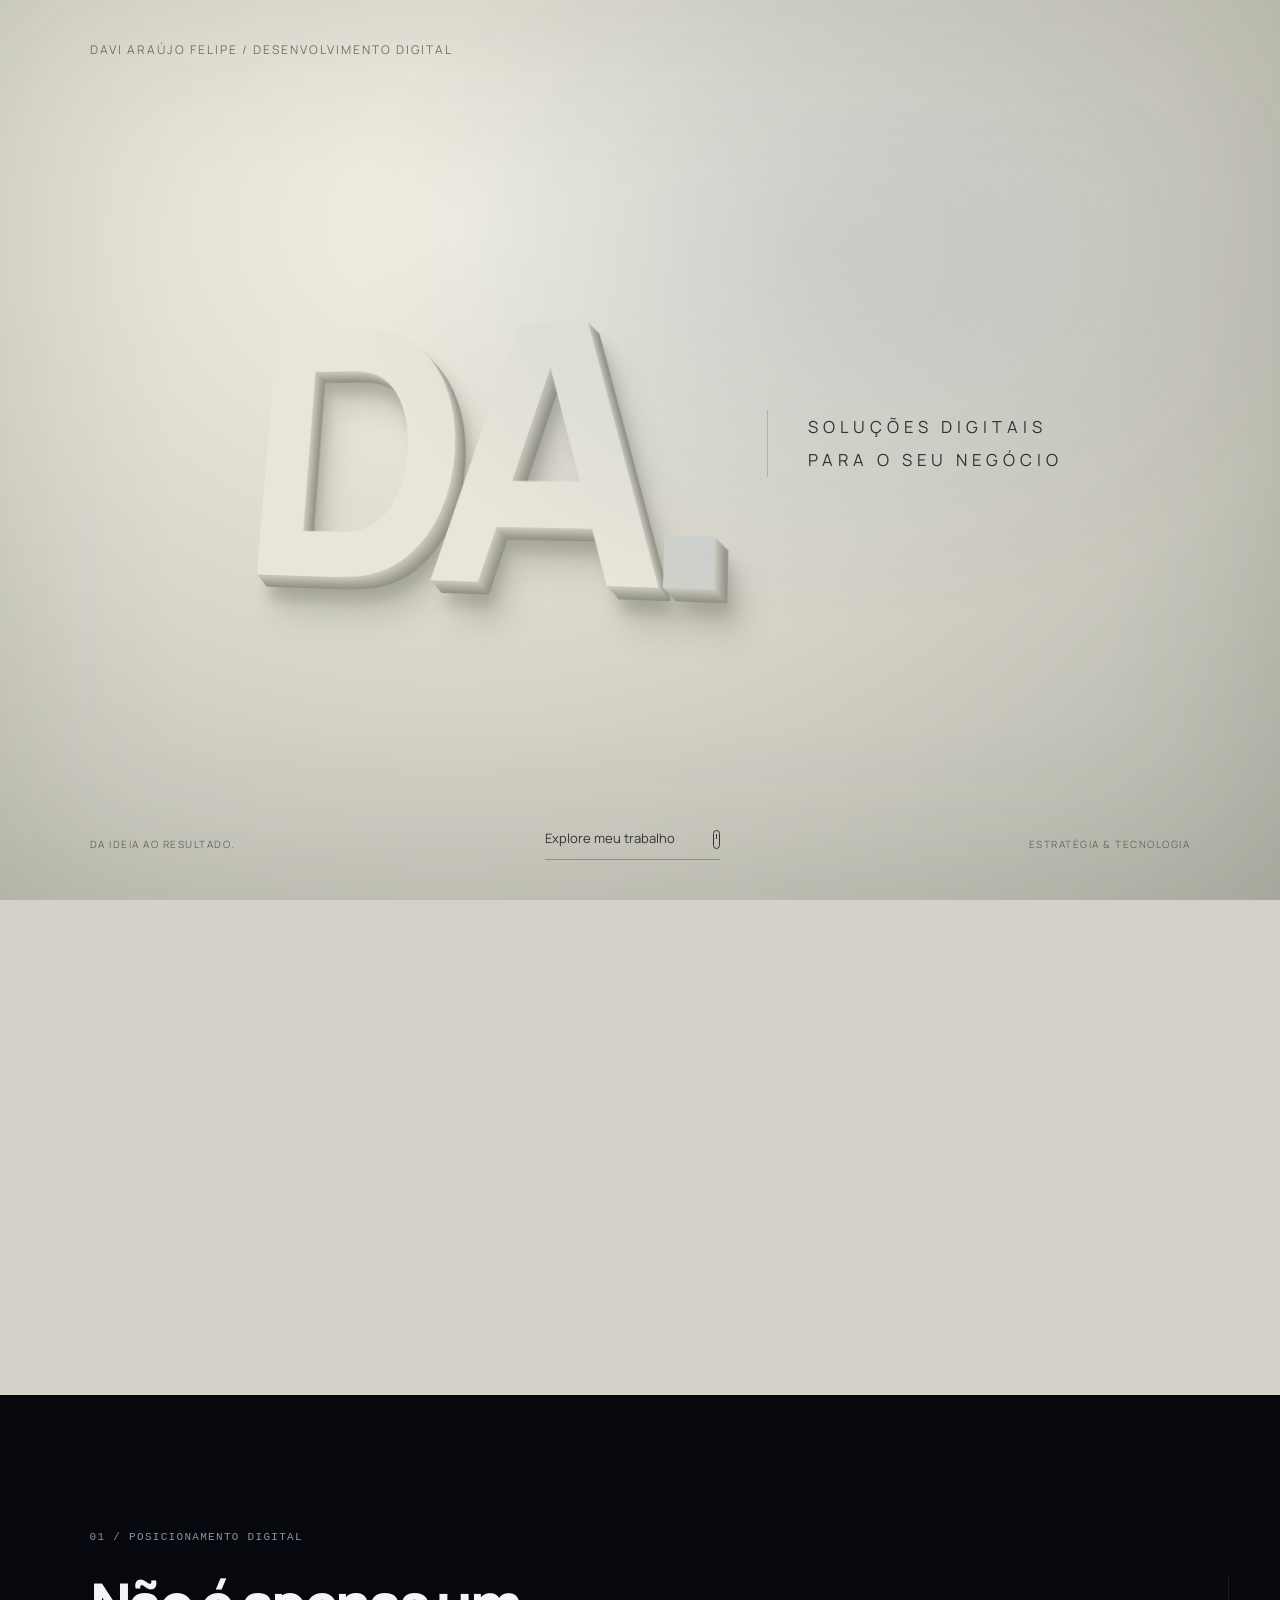
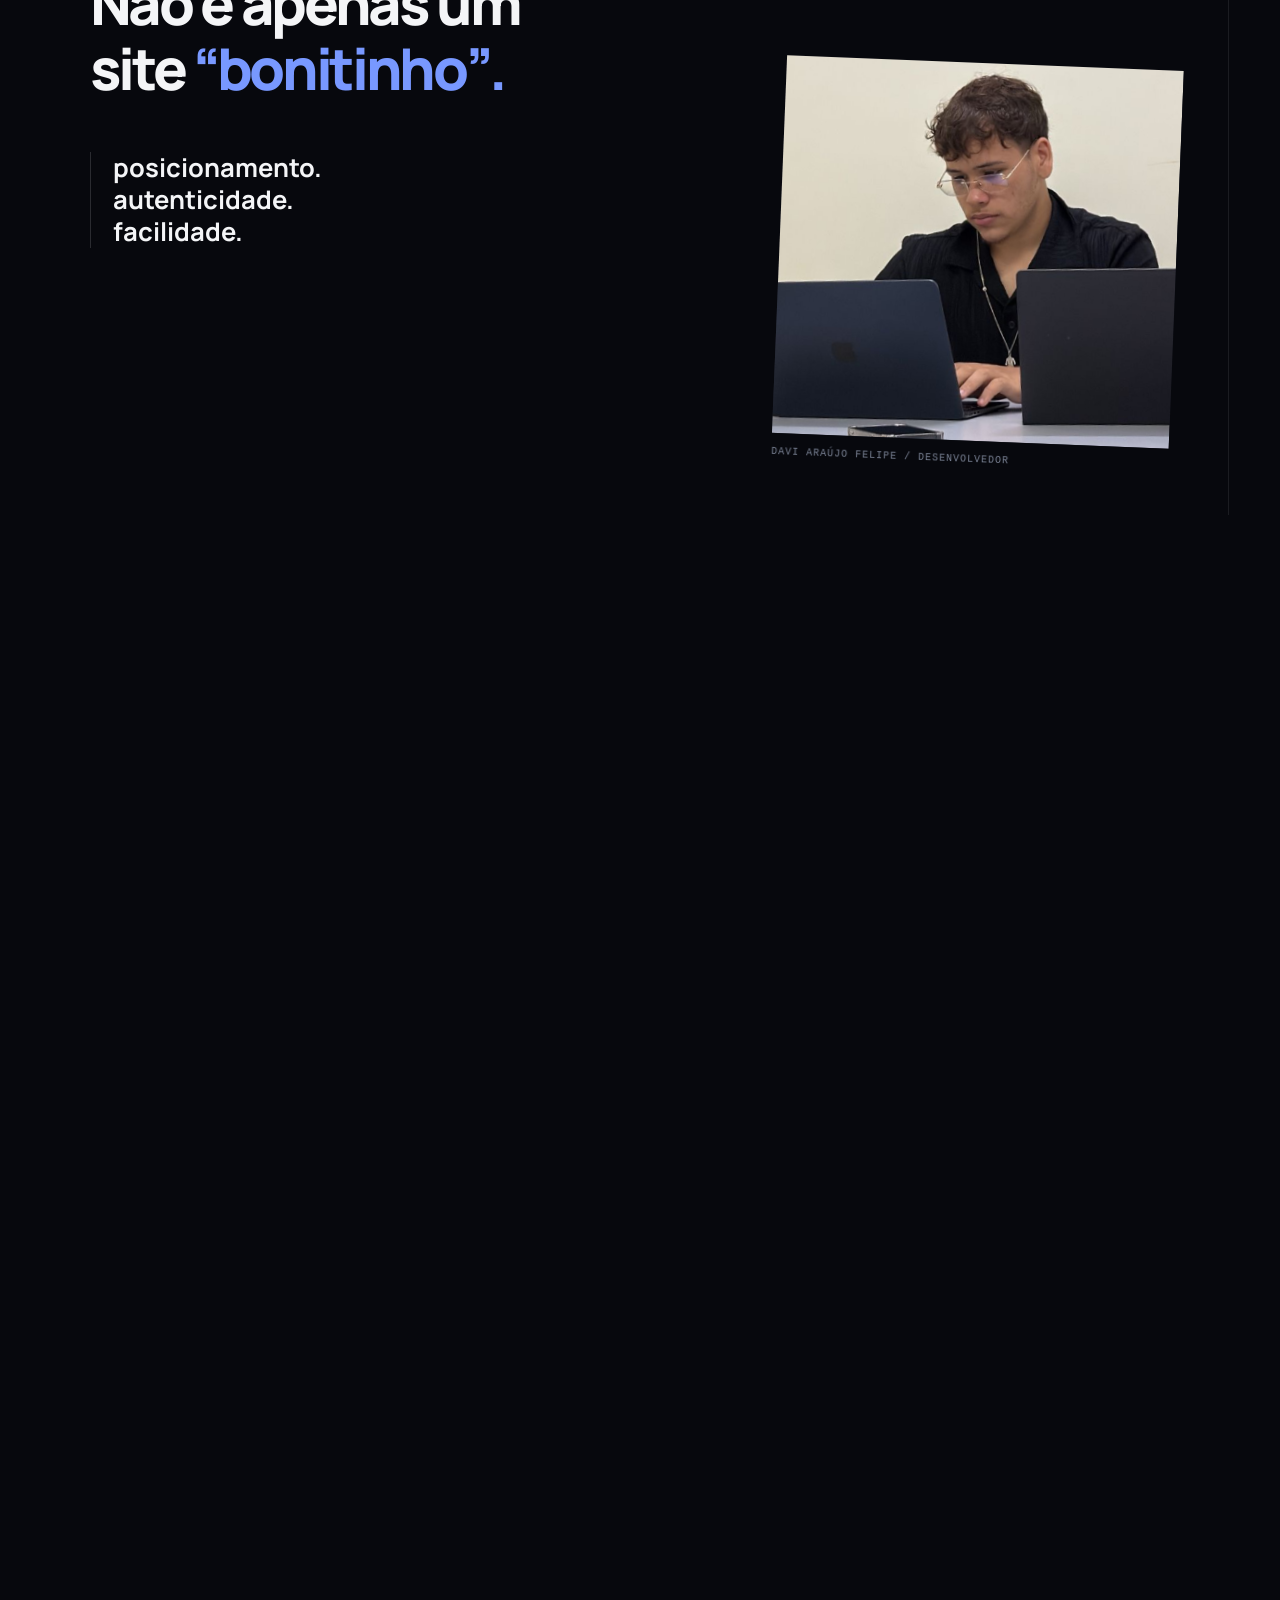
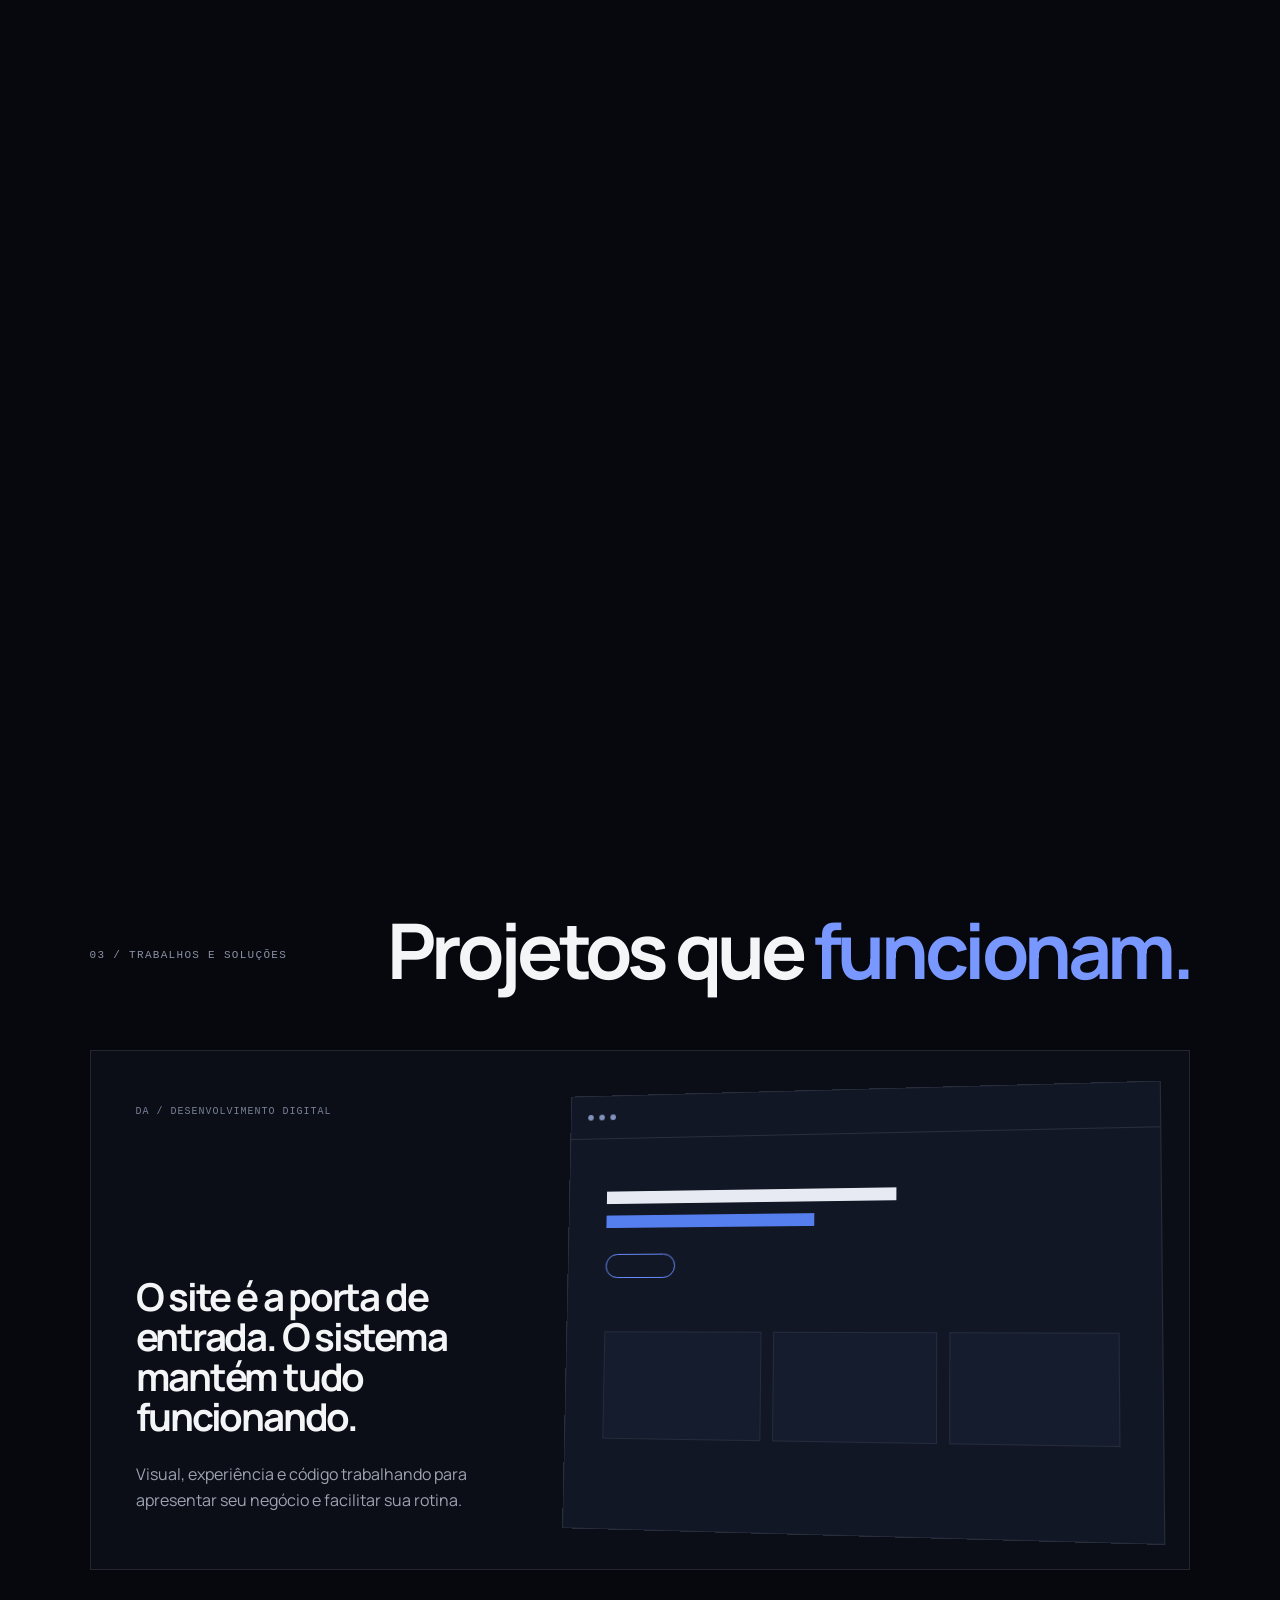
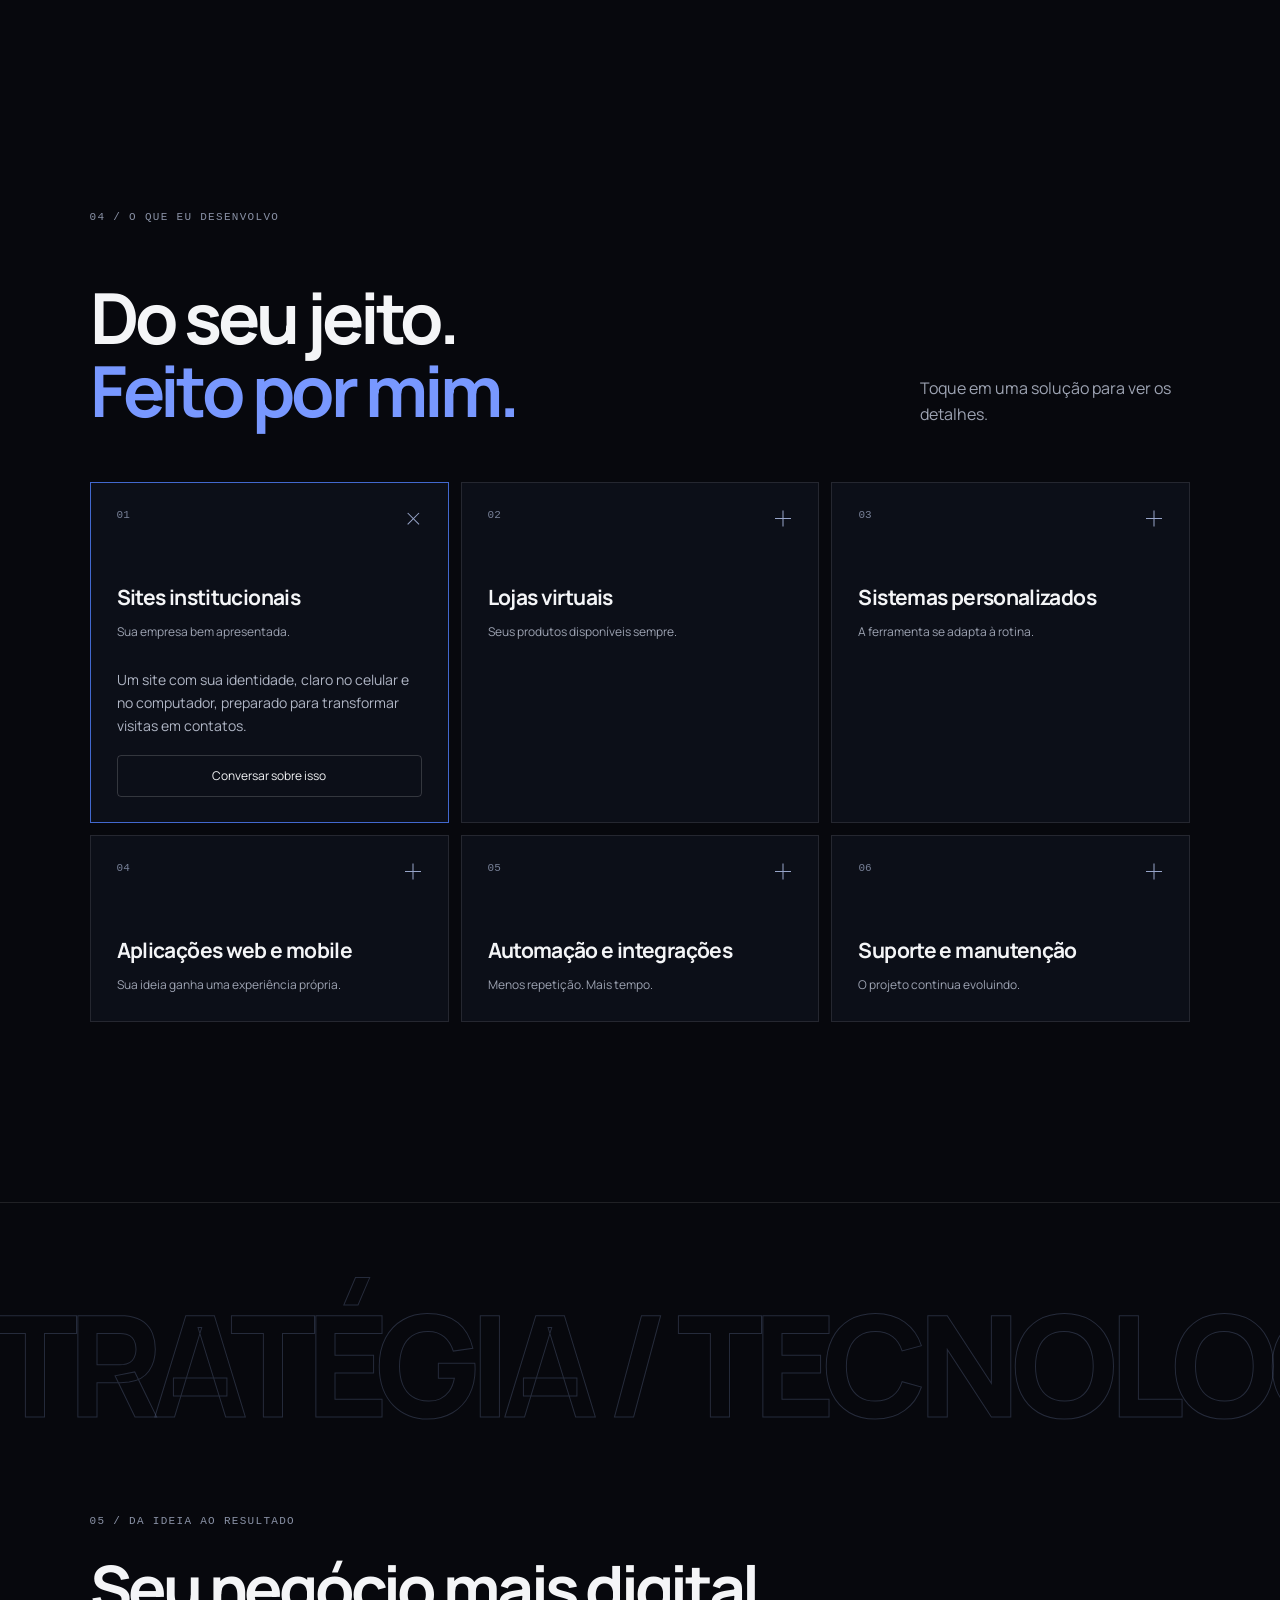
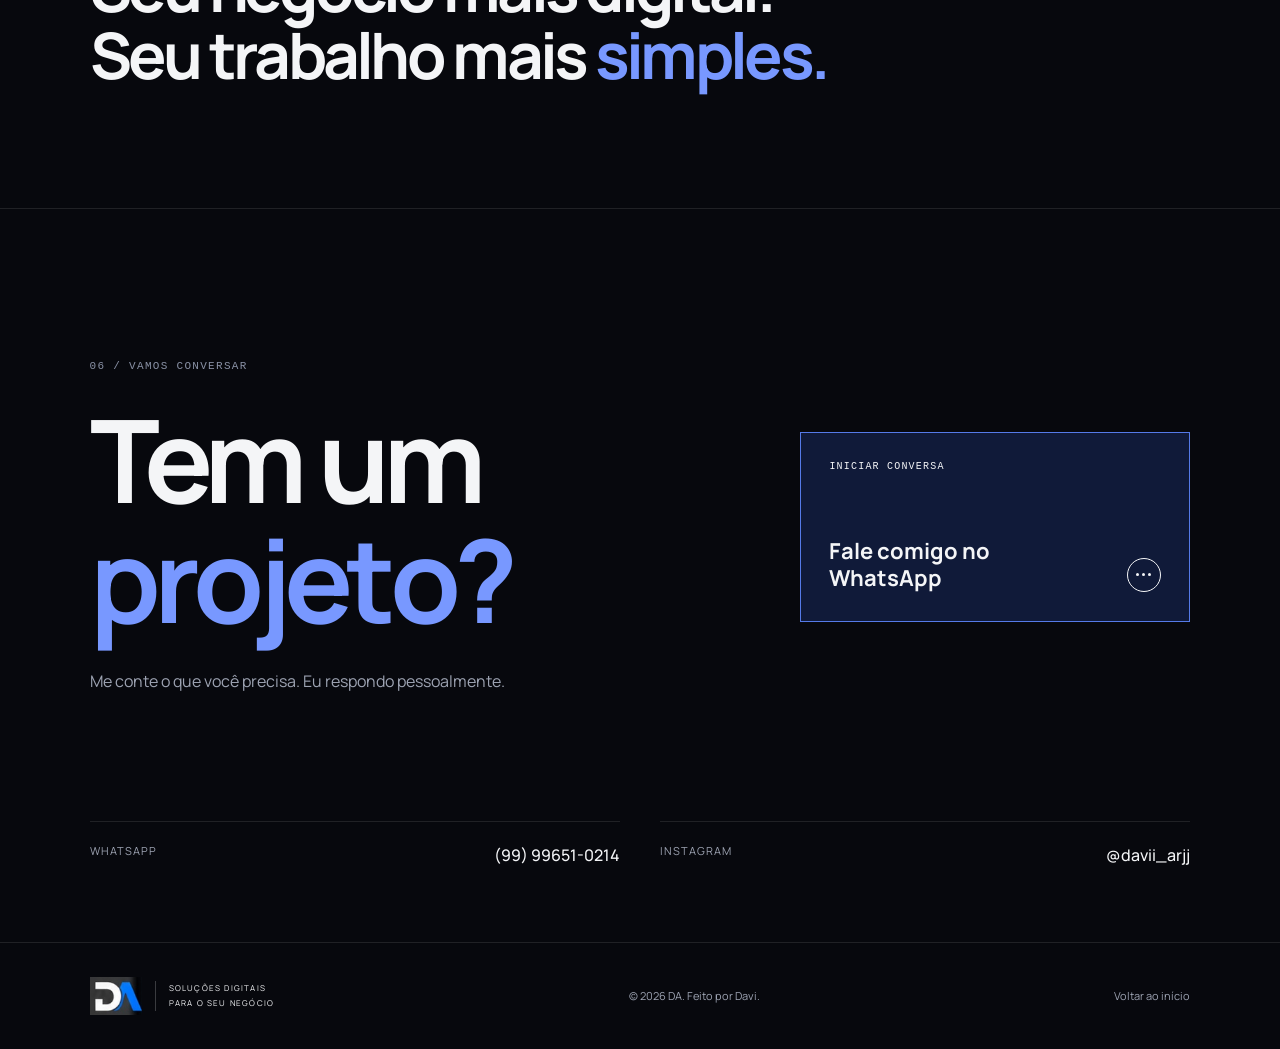
<file: index.html>
<!doctype html>
<html lang="pt-BR">
<head>
<meta charset="UTF-8">
<meta name="viewport" content="width=device-width,initial-scale=1">
<meta name="theme-color" content="#07080d">
<meta name="description" content="DA — Soluções digitais para seu negócio. Sites, sistemas e aplicações desenvolvidos por Davi Araújo Felipe.">
<title>DA | Soluções digitais para seu negócio</title>
<link rel="icon" type="image/svg+xml" href="data:image/svg+xml,%3Csvg xmlns='http://www.w3.org/2000/svg' viewBox='0 0 64 64'%3E%3Crect width='64' height='64' rx='12' fill='%2307080d'/%3E%3Ctext x='7' y='44' font-family='Arial' font-weight='900' font-size='35' fill='%232b7cff'%3EDA%3C/text%3E%3C/svg%3E">
<link rel="stylesheet" href="style.css">
</head>
<body>
<a class="skip" href="#apresentacao">Pular para o conteúdo</a>
<header class="site-header">
<a class="brand" href="#inicio" aria-label="DA — início"><span class="logo"><img src="da-original.jpeg" alt="DA" width="864" height="1536"></span><span class="brand-copy">SOLUÇÕES DIGITAIS<br>PARA O SEU NEGÓCIO</span></a>
<nav aria-label="Navegação principal"><a href="#sobre">Sobre</a><a href="#servicos">Soluções</a><a class="nav-cta magnetic" href="#contato"><span>Vamos conversar</span></a></nav>
<button class="motion-toggle" type="button" aria-pressed="false" aria-label="Reduzir animações"><span class="motion-icon" aria-hidden="true">Ⅱ</span><span class="motion-label">Pausar</span></button>
<div class="page-progress" aria-hidden="true"><span></span></div>
</header>
<main>
<section class="opening" id="inicio" aria-label="DA — Soluções digitais"><div class="opening-stage"><span class="opening-kicker">DAVI ARAÚJO FELIPE / DESENVOLVIMENTO DIGITAL</span><div class="opening-title"><span class="extruded">DA<span class="opening-dot">.</span></span><span class="opening-subtitle">SOLUÇÕES DIGITAIS<br>PARA O SEU NEGÓCIO</span></div><div class="opening-bottom"><span>DA IDEIA AO RESULTADO.</span><a href="#apresentacao">Explore meu trabalho <span class="scroll-cue" aria-hidden="true"></span></a><span>ESTRATÉGIA & TECNOLOGIA</span></div></div></section>
<div class="site-body">
<section class="story-shell" id="apresentacao" aria-label="Apresentação">
<div class="story-stage">
<div class="scene scene-one">
<span class="scene-index">01 / POSICIONAMENTO DIGITAL</span>
<h1>Não é apenas um<br>site <em data-split>“bonitinho”.</em></h1>
<div class="principles"><span>posicionamento.</span><span>autenticidade.</span><span>facilidade.</span></div>
</div>
<div class="scene scene-two" id="sobre">
<span class="scene-index">02 / SOBRE MIM</span>
<h2>Eu faço sites que ajudam sua empresa a <em data-split>vender mais</em> e sistemas que simplificam sua rotina.</h2>
<div class="about-text"><p>Sou Davi Araújo Felipe. Eu cuido do visual e da programação do seu projeto, entendendo como ele vai funcionar no dia a dia.</p><p>Você fala diretamente comigo em todas as etapas.</p></div>
<div class="stats"><span><strong>1</strong><small>profissional do início ao fim</small></span><span><strong>6</strong><small>tipos de solução digital</small></span><span><strong>100%</strong><small>feito sob medida</small></span></div>
</div>
<div class="floating-photo">
<div class="photo-frame"><img src="davi.jpeg" width="1600" height="900" alt="Davi trabalhando em dois notebooks"></div>
<span class="photo-label">DAVI ARAÚJO FELIPE / DESENVOLVEDOR</span>
</div>
<div class="scene-progress" aria-hidden="true"><i></i></div>
</div>
</section>

<section class="work section">
<div class="work-head"><span class="scene-index">03 / TRABALHOS E SOLUÇÕES</span><h2>Projetos que <em data-split>funcionam.</em></h2></div>
<div class="work-feature">
<div class="feature-copy"><span>DA / DESENVOLVIMENTO DIGITAL</span><h3>O site é a porta de entrada. O sistema mantém tudo funcionando.</h3><p>Visual, experiência e código trabalhando para apresentar seu negócio e facilitar sua rotina.</p></div>
<div class="interface-demo" aria-hidden="true"><div class="demo-top"><i></i><i></i><i></i></div><div class="demo-hero"><span></span><span></span><b></b></div><div class="demo-grid"><i></i><i></i><i></i></div></div>
</div>
</section>

<section class="solutions section" id="servicos">
<div class="section-heading"><span class="scene-index">04 / O QUE EU DESENVOLVO</span><h2>Do seu jeito.<br><em data-split>Feito por mim.</em></h2><p>Toque em uma solução para ver os detalhes.</p></div>
<div class="services">
<details class="service" name="solucoes-da" open><summary><span>01</span><strong>Sites institucionais</strong><small>Sua empresa bem apresentada.</small><i aria-hidden="true"></i></summary><div class="service-content"><p>Um site com sua identidade, claro no celular e no computador, preparado para transformar visitas em contatos.</p><a class="service-button magnetic" data-service="Sites institucionais" href="#" target="_blank" rel="noopener noreferrer"><span>Conversar sobre isso</span></a></div></details>
<details class="service" name="solucoes-da"><summary><span>02</span><strong>Lojas virtuais</strong><small>Seus produtos disponíveis sempre.</small><i aria-hidden="true"></i></summary><div class="service-content"><p>Catálogo, pedido e experiência de compra organizados de acordo com o que você vende.</p><a class="service-button magnetic" data-service="Lojas virtuais" href="#" target="_blank" rel="noopener noreferrer"><span>Conversar sobre isso</span></a></div></details>
<details class="service" name="solucoes-da"><summary><span>03</span><strong>Sistemas personalizados</strong><small>A ferramenta se adapta à rotina.</small><i aria-hidden="true"></i></summary><div class="service-content"><p>Sistemas para reunir informações, acompanhar tarefas e reduzir o trabalho manual.</p><a class="service-button magnetic" data-service="Sistemas personalizados" href="#" target="_blank" rel="noopener noreferrer"><span>Conversar sobre isso</span></a></div></details>
<details class="service" name="solucoes-da"><summary><span>04</span><strong>Aplicações web e mobile</strong><small>Sua ideia ganha uma experiência própria.</small><i aria-hidden="true"></i></summary><div class="service-content"><p>Aplicações planejadas para conectar pessoas e resolver necessidades específicas do seu projeto.</p><a class="service-button magnetic" data-service="Aplicações web e mobile" href="#" target="_blank" rel="noopener noreferrer"><span>Conversar sobre isso</span></a></div></details>
<details class="service" name="solucoes-da"><summary><span>05</span><strong>Automação e integrações</strong><small>Menos repetição. Mais tempo.</small><i aria-hidden="true"></i></summary><div class="service-content"><p>Ferramentas conectadas e etapas repetitivas automatizadas para simplificar seu atendimento.</p><a class="service-button magnetic" data-service="Automação e integrações" href="#" target="_blank" rel="noopener noreferrer"><span>Conversar sobre isso</span></a></div></details>
<details class="service" name="solucoes-da"><summary><span>06</span><strong>Suporte e manutenção</strong><small>O projeto continua evoluindo.</small><i aria-hidden="true"></i></summary><div class="service-content"><p>Ajustes, melhorias e acompanhamento depois da entrega.</p><a class="service-button magnetic" data-service="Suporte e manutenção" href="#" target="_blank" rel="noopener noreferrer"><span>Conversar sobre isso</span></a></div></details>
</div>
</section>

<section class="manifesto" aria-label="Resultado">
<div class="manifesto-track" aria-hidden="true"><span>ESTRATÉGIA / TECNOLOGIA / RESULTADO /</span><span>ESTRATÉGIA / TECNOLOGIA / RESULTADO /</span></div>
<div class="manifesto-copy"><span class="scene-index">05 / DA IDEIA AO RESULTADO</span><h2>Seu negócio mais digital.<br>Seu trabalho mais <em data-split>simples.</em></h2></div>
</section>

<section class="contact section" id="contato">
<div><span class="scene-index">06 / VAMOS CONVERSAR</span><h2>Tem um<br><em data-split>projeto?</em></h2><p>Me conte o que você precisa. Eu respondo pessoalmente.</p></div>
<a class="contact-button magnetic" data-whatsapp href="https://wa.me/5599996510214" target="_blank" rel="noopener noreferrer"><span class="button-small">INICIAR CONVERSA</span><strong>Fale comigo no WhatsApp</strong><i aria-hidden="true"><b></b></i></a>
<div class="social-links"><a data-whatsapp href="https://wa.me/5599996510214" target="_blank" rel="noopener noreferrer"><span>WHATSAPP</span><strong>(99) 99651-0214</strong></a><a href="https://www.instagram.com/davii_arjj/" target="_blank" rel="noopener noreferrer"><span>INSTAGRAM</span><strong>@davii_arjj</strong></a></div>
</section>
</div>
</main>
<footer><a class="brand" href="#inicio"><span class="logo"><img src="da-original.jpeg" alt="" width="864" height="1536"></span><span class="brand-copy">SOLUÇÕES DIGITAIS<br>PARA O SEU NEGÓCIO</span></a><span>© <span id="year"></span> DA. Feito por Davi.</span><a href="#inicio">Voltar ao início</a></footer>
<script src="script.js"></script>
</body>
</html>
</file>
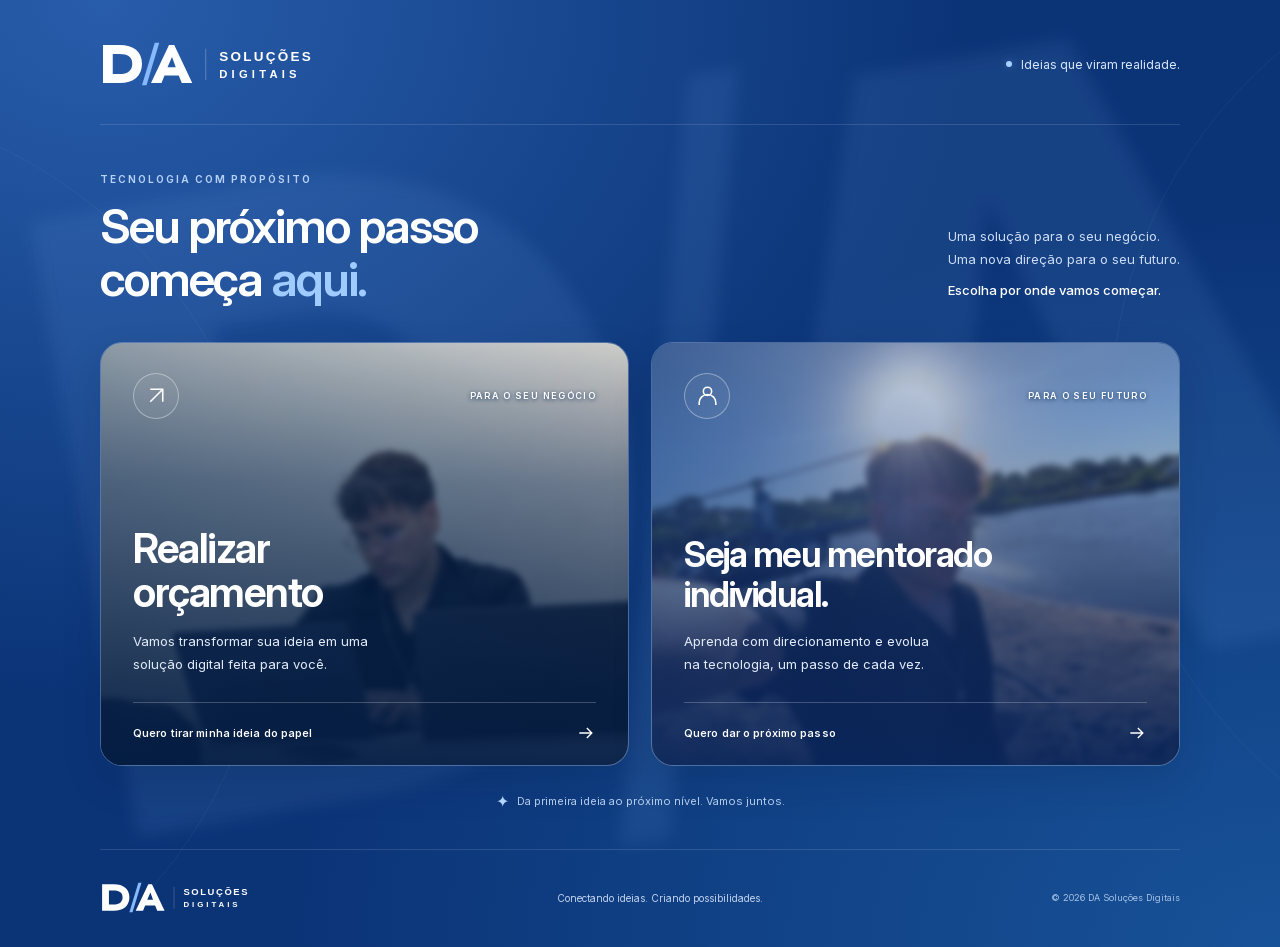
<file: atendimento/index.html>
<!doctype html>
<html lang="pt-BR">
<head>
  <meta charset="utf-8"><meta name="viewport" content="width=device-width,initial-scale=1">
  <meta name="theme-color" content="#0c347a">
  <title>DA Soluções Digitais | Seu próximo passo começa aqui</title>
  <meta name="description" content="Transforme sua ideia em uma solução digital ou dê o próximo passo com uma mentoria individual. Fale com a DA Soluções Digitais.">
  <meta property="og:title" content="DA Soluções Digitais"><meta property="og:description" content="Seu próximo passo começa aqui. Solicite um orçamento ou conheça a mentoria individual."><meta property="og:type" content="website">
  <link rel="icon" type="image/svg+xml" href="./assets/favicon.svg">
  <link rel="stylesheet" href="./assets/style.css">
<link rel="canonical" href="https://davizeiras.github.io/-da-solucoes-digitais/atendimento/"><meta property="og:url" content="https://davizeiras.github.io/-da-solucoes-digitais/atendimento/">
</head>
<body class="home">
  <a class="skip-link" href="#opcoes">Ir para as opções</a>
  <div class="background-scene" aria-hidden="true"><div class="brand-background">D<span>/</span>A</div><div class="ambient ambient-one"></div><div class="ambient ambient-two"></div></div>
  <div class="site-shell">
    <header class="site-header">
      <a href="./" class="brand" aria-label="DA Soluções Digitais — início"><img src="./assets/logo.svg" width="256" height="60" alt="D/A Soluções Digitais"></a>
      <span class="header-note"><span class="status-dot"></span>Ideias que viram realidade.</span>
    </header>
    <main id="opcoes">
      <section class="intro" aria-labelledby="page-title">
        <div><p class="eyebrow">TECNOLOGIA COM PROPÓSITO</p><h1 id="page-title">Seu próximo passo<br> começa <span>aqui.</span></h1></div>
        <p class="intro-description">Uma solução para o seu negócio.<br>Uma nova direção para o seu futuro.<br><strong>Escolha por onde vamos começar.</strong></p>
      </section>
      <div class="service-grid">
        <a class="service-card quote-card" href="./orcamento/" target="_blank" rel="noopener" aria-label="Realizar orçamento — abre em uma nova aba">
          <img class="card-photo" src="./assets/computador.jpg" alt="" width="1280" height="720" fetchpriority="high">
          <div class="card-shade" aria-hidden="true"></div>
          <div class="card-top"><span class="card-icon"><svg viewBox="0 0 24 24" fill="none" stroke="currentColor" stroke-width="1.5"><path d="M6 18 18 6M6 6h12v12"/></svg></span><span class="card-category">PARA O SEU NEGÓCIO</span></div>
          <div class="card-content"><h2>Realizar<br>orçamento</h2><p>Vamos transformar sua ideia em uma<br class="desktop-break"> solução digital feita para você.</p></div>
          <div class="card-action"><span>Quero tirar minha ideia do papel</span><svg viewBox="0 0 24 24" fill="none" stroke="currentColor" stroke-width="1.6"><path d="M4 12h15m-6-6 6 6-6 6"/></svg></div>
        </a>
        <a class="service-card mentor-card" href="./mentoria/" target="_blank" rel="noopener" aria-label="Seja meu mentorado individual — abre em uma nova aba">
          <svg class="card-photo standing-photo" viewBox="114 0 1052 591" preserveAspectRatio="xMidYMid slice" aria-hidden="true"><image href="./assets/em-pe.jpg" width="591" height="1280" transform="translate(1280 0) rotate(90)"/></svg>
          <div class="card-shade" aria-hidden="true"></div>
          <div class="card-top"><span class="card-icon"><svg viewBox="0 0 24 24" fill="none" stroke="currentColor" stroke-width="1.5"><circle cx="12" cy="8" r="4"/><path d="M4 21v-2a8 8 0 0 1 16 0v2"/></svg></span><span class="card-category">PARA O SEU FUTURO</span></div>
          <div class="card-content"><h2>Seja meu mentorado<br>individual.</h2><p>Aprenda com direcionamento e evolua<br class="desktop-break"> na tecnologia, um passo de cada vez.</p></div>
          <div class="card-action"><span>Quero dar o próximo passo</span><svg viewBox="0 0 24 24" fill="none" stroke="currentColor" stroke-width="1.6"><path d="M4 12h15m-6-6 6 6-6 6"/></svg></div>
        </a>
      </div>
      <div class="under-cards"><span class="small-star" aria-hidden="true">✦</span>Da primeira ideia ao próximo nível. Vamos juntos.</div>
    </main>
    <footer class="site-footer"><a class="brand footer-brand" href="./" aria-label="DA Soluções Digitais — início"><img src="./assets/logo.svg" width="205" height="48" alt="D/A Soluções Digitais"></a><p>Conectando ideias. Criando possibilidades.</p><small>© 2026 DA Soluções Digitais</small></footer>
  </div>
</body>
</html>
</file>
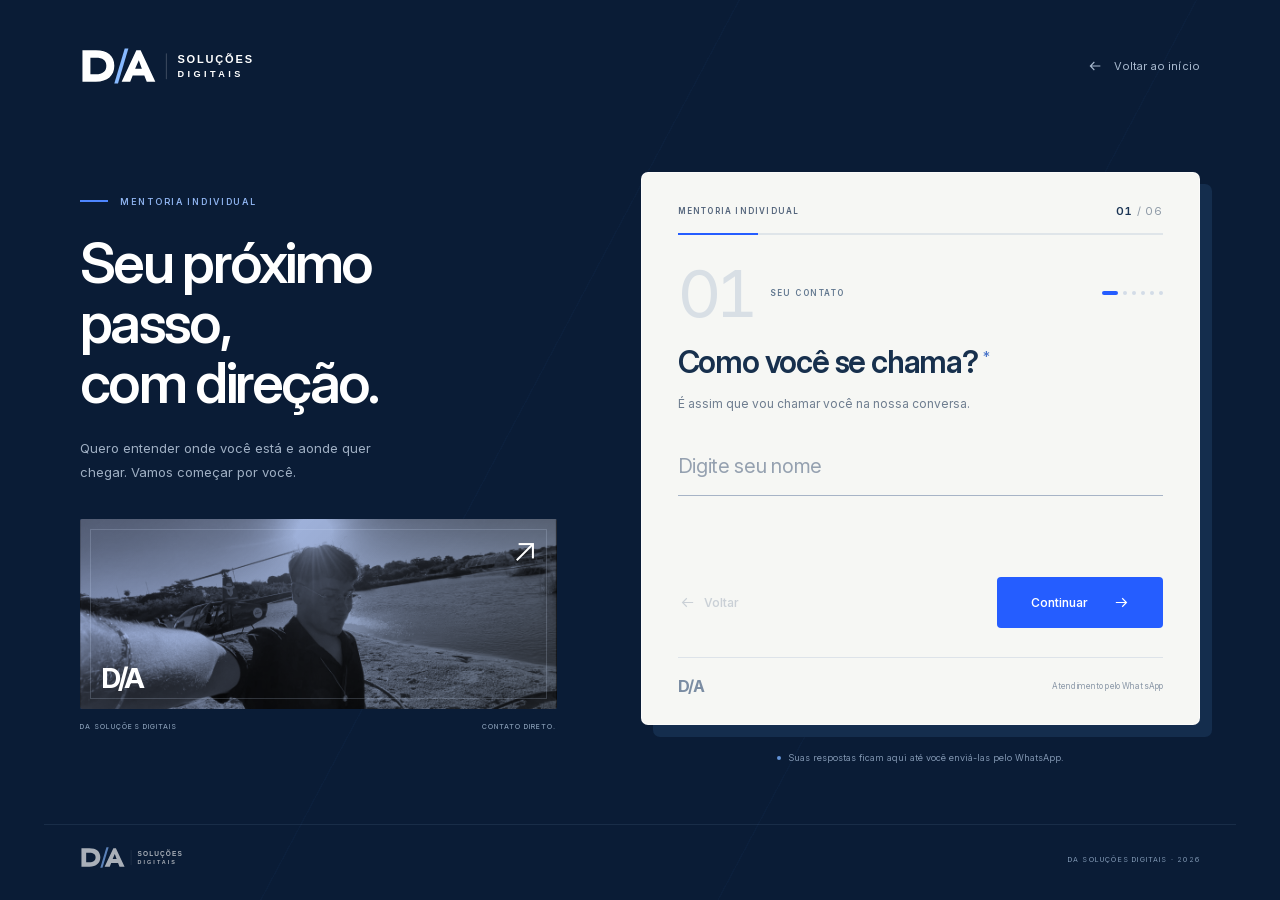
<file: atendimento/mentoria/index.html>
<!doctype html>
<html lang="pt-BR">
<head>
  <meta charset="utf-8"><meta name="viewport" content="width=device-width,initial-scale=1"><meta name="theme-color" content="#0a1c36">
  <title>Mentoria individual | DA Soluções Digitais</title>
  <meta name="description" content="Quero entender onde você está e aonde quer chegar. Vamos começar por você.">
  <link rel="icon" type="image/svg+xml" href="../assets/favicon.svg"><link rel="stylesheet" href="../assets/style.css"><link rel="stylesheet" href="../assets/forms.css?v=2">
  <script type="module" src="../assets/form.mjs?v=2"></script>
  <link rel="canonical" href="https://davizeiras.github.io/-da-solucoes-digitais/atendimento/mentoria/"><meta property="og:url" content="https://davizeiras.github.io/-da-solucoes-digitais/atendimento/mentoria/">
</head>
<body class="form-page studio-form" data-flow="mentoria">
  <a class="skip-link" href="#intake-form">Ir para o formulário</a>
  <header class="form-header">
    <a class="brand" href="../" aria-label="DA Soluções Digitais — início"><img src="../assets/logo.svg" alt="D/A Soluções Digitais" width="200" height="47"></a>
    <a class="back-home" href="../"><svg viewBox="0 0 24 24" fill="none" stroke="currentColor" stroke-width="1.6" aria-hidden="true"><path d="M20 12H5m6-6-6 6 6 6"/></svg><span>Voltar ao início</span></a>
  </header>
  <main class="form-main">
    <aside class="flow-story" aria-labelledby="flow-title">
      <div class="story-topline"><span class="story-line"></span><span>MENTORIA INDIVIDUAL</span></div>
      <h1 id="flow-title">Seu próximo passo, com direção.</h1>
      <p id="flow-subtitle" class="story-description">Quero entender onde você está e aonde quer chegar. Vamos começar por você.</p>
      <div class="story-visual"><svg viewBox="114 0 1052 591" preserveAspectRatio="xMidYMid slice" aria-hidden="true"><image href="../assets/em-pe.jpg" width="591" height="1280" transform="translate(1280 0) rotate(90)"/></svg><div class="story-image-shade"></div><span class="visual-mark" aria-hidden="true">D/A</span><span class="visual-arrow" aria-hidden="true">↗</span></div>
      <div class="story-caption"><span>DA SOLUÇÕES DIGITAIS</span><span>CONTATO DIRETO.</span></div>
    </aside>
    <div class="form-workspace">
      <noscript><div class="noscript">Ative o JavaScript para preencher o formulário ou <a href="https://wa.me/5599996510214?text=Ol%C3%A1%2C%20DA%21%20Vim%20pelo%20site%20para%20conversar%20sobre%20mentoria.">fale diretamente pelo WhatsApp</a>.</div></noscript>
      <p id="step-announcement" class="sr-only" aria-live="polite" aria-atomic="true"></p>
      <form id="intake-form" class="form-panel" novalidate>
        <div class="progress-heading"><p class="form-kicker" id="form-kicker">MENTORIA INDIVIDUAL</p><span class="step-count" id="step-count"><b>1</b> / 6</span></div>
        <div class="progress-track" id="progress" role="progressbar" aria-label="Progresso do formulário" aria-valuemin="0" aria-valuemax="6" aria-valuenow="1"><div class="progress-fill" id="progress-fill"></div></div>
        <div class="question-meta"><span id="step-watermark" aria-hidden="true">01</span><span class="chapter-label" id="chapter-label">SEU CONTATO</span><div id="progress-dots" class="progress-dots" aria-hidden="true"></div></div>
        <div id="step-container" data-direction="forward"></div>
        <div class="form-actions"><button type="button" class="button button-back" id="back" disabled><svg viewBox="0 0 24 24" fill="none" stroke="currentColor" stroke-width="1.6" aria-hidden="true"><path d="M20 12H5m6-6-6 6 6 6"/></svg><span>Voltar</span></button><button type="submit" class="button button-primary" id="next"><span id="next-label">Continuar</span><svg viewBox="0 0 24 24" fill="none" stroke="currentColor" stroke-width="1.6" aria-hidden="true"><path d="M4 12h15m-6-6 6 6-6 6"/></svg></button></div>
        <div class="form-bottomline"><span class="bottomline-mark" aria-hidden="true">D/A</span><span>Atendimento pelo WhatsApp</span></div>
      </form>
      <section id="success" class="form-panel success-panel" aria-labelledby="success-title" hidden>
        <div class="success-topline"><span>PRÓXIMO PASSO</span><span>WHATSAPP ↗</span></div>
        <div class="success-icon"><svg viewBox="0 0 24 24" fill="none" stroke="currentColor" stroke-width="1.6" aria-hidden="true"><path d="m5 12 5 5L20 7"/></svg></div>
        <h2 id="success-title" tabindex="-1">Agora, vamos conversar.</h2><p class="success-description">Sua mensagem está pronta. Confira as respostas e continue comigo pelo WhatsApp.</p>
        <dl class="response-summary" id="response-summary"></dl>
        <a id="whatsapp-link" class="button button-primary whatsapp-button" href="https://wa.me/5599996510214" referrerpolicy="no-referrer"><svg viewBox="0 0 24 24" fill="none" stroke="currentColor" stroke-width="1.6" aria-hidden="true"><path d="M20.5 11.7a8.5 8.5 0 0 1-12.6 7.5L3 20.5l1.3-4.8A8.5 8.5 0 1 1 20.5 11.7Z"/><path d="M8.1 7.4c-.8.2-.9 1.3-.5 2.5 1 2.9 3.4 5.2 6.3 6 .9.2 2.1-.4 2.2-1.2l-2.4-1.4-1 1c-1.4-.6-2.9-2.1-3.4-3.4l.8-1-1.2-2.5Z" stroke-width="1.3"/></svg><span>Vamos para o WhatsApp</span><svg viewBox="0 0 24 24" fill="none" stroke="currentColor" stroke-width="1.6" aria-hidden="true"><path d="M4 12h15m-6-6 6 6-6 6"/></svg></a>
        <p class="send-note">Você confere e confirma o envio no WhatsApp.</p><button type="button" class="text-button" id="review">Revisar minhas respostas</button>
      </section>
      <p class="privacy-note"><span class="privacy-dot" aria-hidden="true"></span>Suas respostas ficam aqui até você enviá-las pelo WhatsApp.</p>
    </div>
  </main>
  <footer class="form-footer"><a href="../" aria-label="DA Soluções Digitais — início"><img src="../assets/logo.svg" width="144" height="34" alt="D/A Soluções Digitais"></a><span>DA SOLUÇÕES DIGITAIS · 2026</span></footer>
</body>
</html>
</file>
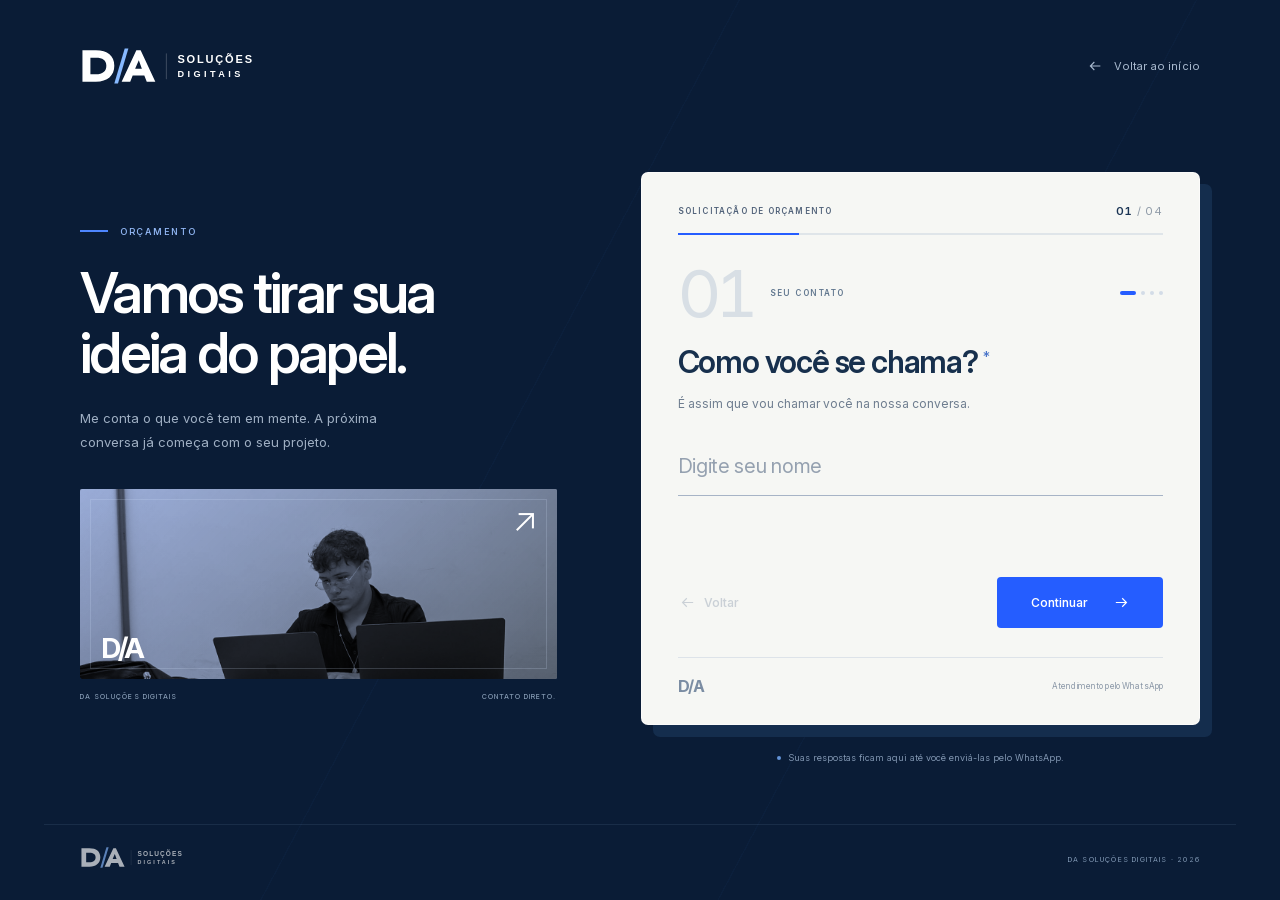
<file: atendimento/orcamento/index.html>
<!doctype html>
<html lang="pt-BR">
<head>
  <meta charset="utf-8"><meta name="viewport" content="width=device-width,initial-scale=1"><meta name="theme-color" content="#0a1c36">
  <title>Realizar orçamento | DA Soluções Digitais</title>
  <meta name="description" content="Me conta o que você tem em mente. A próxima conversa já começa com o seu projeto.">
  <link rel="icon" type="image/svg+xml" href="../assets/favicon.svg"><link rel="stylesheet" href="../assets/style.css"><link rel="stylesheet" href="../assets/forms.css?v=2">
  <script type="module" src="../assets/form.mjs?v=2"></script>
  <link rel="canonical" href="https://davizeiras.github.io/-da-solucoes-digitais/atendimento/orcamento/"><meta property="og:url" content="https://davizeiras.github.io/-da-solucoes-digitais/atendimento/orcamento/">
</head>
<body class="form-page studio-form" data-flow="orcamento">
  <a class="skip-link" href="#intake-form">Ir para o formulário</a>
  <header class="form-header">
    <a class="brand" href="../" aria-label="DA Soluções Digitais — início"><img src="../assets/logo.svg" alt="D/A Soluções Digitais" width="200" height="47"></a>
    <a class="back-home" href="../"><svg viewBox="0 0 24 24" fill="none" stroke="currentColor" stroke-width="1.6" aria-hidden="true"><path d="M20 12H5m6-6-6 6 6 6"/></svg><span>Voltar ao início</span></a>
  </header>
  <main class="form-main">
    <aside class="flow-story" aria-labelledby="flow-title">
      <div class="story-topline"><span class="story-line"></span><span>ORÇAMENTO</span></div>
      <h1 id="flow-title">Vamos tirar sua ideia do papel.</h1>
      <p id="flow-subtitle" class="story-description">Me conta o que você tem em mente. A próxima conversa já começa com o seu projeto.</p>
      <div class="story-visual"><img src="../assets/computador.jpg" alt="" width="1280" height="720"><div class="story-image-shade"></div><span class="visual-mark" aria-hidden="true">D/A</span><span class="visual-arrow" aria-hidden="true">↗</span></div>
      <div class="story-caption"><span>DA SOLUÇÕES DIGITAIS</span><span>CONTATO DIRETO.</span></div>
    </aside>
    <div class="form-workspace">
      <noscript><div class="noscript">Ative o JavaScript para preencher o formulário ou <a href="https://wa.me/5599996510214?text=Ol%C3%A1%2C%20DA%21%20Vim%20pelo%20site%20para%20conversar%20sobre%20orcamento.">fale diretamente pelo WhatsApp</a>.</div></noscript>
      <p id="step-announcement" class="sr-only" aria-live="polite" aria-atomic="true"></p>
      <form id="intake-form" class="form-panel" novalidate>
        <div class="progress-heading"><p class="form-kicker" id="form-kicker">ORÇAMENTO</p><span class="step-count" id="step-count"><b>1</b> / 4</span></div>
        <div class="progress-track" id="progress" role="progressbar" aria-label="Progresso do formulário" aria-valuemin="0" aria-valuemax="4" aria-valuenow="1"><div class="progress-fill" id="progress-fill"></div></div>
        <div class="question-meta"><span id="step-watermark" aria-hidden="true">01</span><span class="chapter-label" id="chapter-label">SEU CONTATO</span><div id="progress-dots" class="progress-dots" aria-hidden="true"></div></div>
        <div id="step-container" data-direction="forward"></div>
        <div class="form-actions"><button type="button" class="button button-back" id="back" disabled><svg viewBox="0 0 24 24" fill="none" stroke="currentColor" stroke-width="1.6" aria-hidden="true"><path d="M20 12H5m6-6-6 6 6 6"/></svg><span>Voltar</span></button><button type="submit" class="button button-primary" id="next"><span id="next-label">Continuar</span><svg viewBox="0 0 24 24" fill="none" stroke="currentColor" stroke-width="1.6" aria-hidden="true"><path d="M4 12h15m-6-6 6 6-6 6"/></svg></button></div>
        <div class="form-bottomline"><span class="bottomline-mark" aria-hidden="true">D/A</span><span>Atendimento pelo WhatsApp</span></div>
      </form>
      <section id="success" class="form-panel success-panel" aria-labelledby="success-title" hidden>
        <div class="success-topline"><span>PRÓXIMO PASSO</span><span>WHATSAPP ↗</span></div>
        <div class="success-icon"><svg viewBox="0 0 24 24" fill="none" stroke="currentColor" stroke-width="1.6" aria-hidden="true"><path d="m5 12 5 5L20 7"/></svg></div>
        <h2 id="success-title" tabindex="-1">Agora, vamos conversar.</h2><p class="success-description">Sua mensagem está pronta. Confira as respostas e continue comigo pelo WhatsApp.</p>
        <dl class="response-summary" id="response-summary"></dl>
        <a id="whatsapp-link" class="button button-primary whatsapp-button" href="https://wa.me/5599996510214" referrerpolicy="no-referrer"><svg viewBox="0 0 24 24" fill="none" stroke="currentColor" stroke-width="1.6" aria-hidden="true"><path d="M20.5 11.7a8.5 8.5 0 0 1-12.6 7.5L3 20.5l1.3-4.8A8.5 8.5 0 1 1 20.5 11.7Z"/><path d="M8.1 7.4c-.8.2-.9 1.3-.5 2.5 1 2.9 3.4 5.2 6.3 6 .9.2 2.1-.4 2.2-1.2l-2.4-1.4-1 1c-1.4-.6-2.9-2.1-3.4-3.4l.8-1-1.2-2.5Z" stroke-width="1.3"/></svg><span>Vamos para o WhatsApp</span><svg viewBox="0 0 24 24" fill="none" stroke="currentColor" stroke-width="1.6" aria-hidden="true"><path d="M4 12h15m-6-6 6 6-6 6"/></svg></a>
        <p class="send-note">Você confere e confirma o envio no WhatsApp.</p><button type="button" class="text-button" id="review">Revisar minhas respostas</button>
      </section>
      <p class="privacy-note"><span class="privacy-dot" aria-hidden="true"></span>Suas respostas ficam aqui até você enviá-las pelo WhatsApp.</p>
    </div>
  </main>
  <footer class="form-footer"><a href="../" aria-label="DA Soluções Digitais — início"><img src="../assets/logo.svg" width="144" height="34" alt="D/A Soluções Digitais"></a><span>DA SOLUÇÕES DIGITAIS · 2026</span></footer>
</body>
</html>
</file>
<file: style.css>
@import url('https://fonts.googleapis.com/css2?family=Manrope:wght@400;500;600;700;800&display=swap');
:root{color-scheme:dark;--bg:#07080d;--surface:#0c101d;--text:#f4f5f7;--muted:#9da3b2;--blue:#2d6dff;--blue-soft:#7898ff;--line:#ffffff1a;--gutter:clamp(24px,7vw,126px)}
*{box-sizing:border-box}html{scroll-behavior:smooth;scroll-padding-top:80px}body{margin:0;background:var(--bg);color:var(--text);font:16px/1.65 Manrope,Arial,sans-serif}body.no-motion{scroll-behavior:auto}a{color:inherit;text-decoration:none}button{font:inherit}img{display:block;max-width:100%}h1,h2,h3,p{margin:0}h1,h2,h3{line-height:1.04;letter-spacing:-.058em}em{font-style:normal;color:var(--blue-soft)}::selection{background:var(--blue);color:white}a:focus-visible,button:focus-visible,summary:focus-visible{outline:2px solid var(--blue-soft);outline-offset:5px}.skip{position:fixed;left:20px;top:-90px;z-index:50;background:white;color:#07080d;padding:10px 16px}.skip:focus{top:10px}
.site-header{position:fixed;inset:0 0 auto;height:78px;display:flex;align-items:center;gap:24px;padding:0 5%;z-index:30;background:#07080dde;border-bottom:1px solid var(--line);backdrop-filter:blur(16px);transition:transform .45s,opacity .45s}.opening-active .site-header{transform:translateY(-100%);opacity:0;pointer-events:none}.site-header:focus-within{transform:none;opacity:1;pointer-events:auto}.brand{display:flex;align-items:center;gap:13px;flex-shrink:0}.logo{position:relative;display:block;width:52px;height:38px;overflow:hidden}.logo img{position:absolute;max-width:none;width:605px;height:1075px;left:-30px;top:-42px}.brand-copy{font-size:8px;line-height:1.85;letter-spacing:1.2px;border-left:1px solid #ffffff35;padding-left:13px}.site-header nav{margin-left:auto;display:flex;align-items:center;gap:28px;font-size:12px}.site-header nav>a:not(.nav-cta){color:var(--muted)}.nav-cta{border:1px solid #ffffff45;border-radius:999px;padding:9px 17px;overflow:hidden;position:relative}.nav-cta:before,.service-button:before{content:"";position:absolute;inset:0;background:white;transform:translateY(105%);transition:transform .42s cubic-bezier(.2,.8,.2,1);z-index:-1}.nav-cta:hover:before,.service-button:hover:before{transform:none}.nav-cta:hover,.service-button:hover{color:#080910}.motion-toggle{border:0;background:none;color:var(--muted);cursor:pointer;min-width:42px;min-height:42px}.motion-label{display:none}.page-progress{position:absolute;left:0;right:0;bottom:-1px;height:2px}.page-progress span{display:block;width:100%;height:100%;background:var(--blue);transform:scaleX(var(--page-progress,0));transform-origin:left}
.opening{height:155svh;position:relative;background:#d4d2c8;color:#35352f}.opening-stage{height:100svh;min-height:550px;position:sticky;top:0;overflow:hidden;display:flex;flex-direction:column;justify-content:space-between;padding:40px 7%;background:radial-gradient(ellipse at 35% 25%,#f2f0e4 0,#d7d5ca 48%,#b1b1a7 100%);isolation:isolate}.opening-stage:after{content:"";position:absolute;inset:0;box-shadow:inset 0 0 180px #51554323;pointer-events:none;z-index:-1}.opening-kicker{font-size:12px;letter-spacing:2px;color:#727268}.opening-title{display:flex;align-items:center;justify-content:center;gap:50px;perspective:1000px;will-change:transform,opacity}.extruded{font-size:clamp(150px,28vw,430px);line-height:.9;font-weight:800;letter-spacing:-.1em;color:#e8e6da;transform:rotateY(-13deg) rotateX(8deg);text-shadow:1px 1px #c6c5b9,2px 2px #c3c2b6,3px 3px #bfbeaf,4px 4px #b9b8ac,5px 5px #b4b3a7,6px 6px #afaea2,7px 7px #aaa99e,8px 8px #a5a499,9px 9px #a09f95,10px 10px #9c9b91,11px 11px #97968c,12px 12px #929187,16px 24px 14px #6c6c6259,26px 40px 28px #5b5d4e30;animation:entrance 1.3s cubic-bezier(.2,.7,.2,1) both}.opening-dot{color:#d0d3cc}.opening-subtitle{font-size:clamp(13px,1.3vw,21px);line-height:2;letter-spacing:5px;border-left:1px solid #6c6d5850;padding-left:40px;animation:entrance 1.5s .15s both}.opening-bottom{display:flex;justify-content:space-between;align-items:center;font-size:10px;letter-spacing:1.5px;gap:20px}.opening-bottom a{font-size:13px;letter-spacing:0;border-bottom:1px solid #50504470;padding:0 0 10px}.opening-bottom a span{margin-left:35px}.opening-bottom>span{color:#68685f}@keyframes entrance{from{opacity:0;translate:0 30px}to{opacity:1;translate:0 0}}
.scroll-cue{display:inline-block;width:7px;height:19px;border:1px solid currentColor;border-radius:8px;vertical-align:middle;position:relative}.scroll-cue:after{content:"";position:absolute;left:2px;top:3px;width:1px;height:5px;background:currentColor;animation:scroll-cue 1.8s ease-in-out infinite}@keyframes scroll-cue{50%{transform:translateY(6px);opacity:.25}}
.site-body{overflow:clip;background:var(--bg);position:relative}.site-body:before{content:"";position:fixed;inset:0;pointer-events:none;opacity:.42;background:radial-gradient(ellipse at 66% 28%,#142d733d,transparent 42%),linear-gradient(90deg,transparent 49.9%,#ffffff06 50%,transparent 50.1%);z-index:0}.section{position:relative;z-index:1;max-width:1440px;margin:auto;padding:120px var(--gutter)}.scene-index{display:block;color:#8991a5;font:11px/1.4 ui-monospace,monospace;letter-spacing:1.3px;margin-bottom:26px}
.story-shell{height:285svh;position:relative;z-index:2}.story-stage{height:100svh;min-height:620px;position:sticky;top:0;overflow:hidden}.scene{position:absolute;inset:0;padding:135px var(--gutter) 70px;max-width:1440px;margin:auto;left:0;right:0;will-change:transform,opacity}.scene-one{opacity:var(--scene-one-opacity,1);transform:translate3d(var(--scene-one-x,0),var(--scene-one-y,0),0)}.scene-one h1{font-size:clamp(48px,6.2vw,92px);max-width:760px;font-weight:800}.scene-one h1 em{display:inline-block}.principles{display:flex;flex-direction:column;border-left:1px solid #ffffff25;margin-top:52px;padding-left:22px;font-size:clamp(19px,2vw,29px);font-weight:700;line-height:1.25}.principles span{opacity:var(--principle-opacity,1);transform:translateX(var(--principle-x,0));transition:color .25s}.principles span:hover{color:var(--blue-soft)}
.scene-two{opacity:var(--scene-two-opacity,0);transform:translate3d(var(--scene-two-x,70px),0,0);pointer-events:none}.scene-two h2{font-size:clamp(34px,4.4vw,65px);width:54%;margin-left:auto;font-weight:800}.about-text{width:40%;margin:38px 0 0 auto;color:#b8becb}.about-text p+p{margin-top:16px}.stats{position:absolute;left:var(--gutter);right:var(--gutter);bottom:48px;display:grid;grid-template-columns:repeat(3,1fr);gap:24px;border-top:1px solid var(--line);padding-top:22px}.stats span{display:grid;grid-template-columns:auto 1fr;gap:13px;align-items:end}.stats strong{font-size:30px;line-height:1;color:var(--blue-soft)}.stats small{font-size:11px;color:var(--muted);line-height:1.4;max-width:120px}
.floating-photo{position:absolute;left:var(--photo-left,61%);top:var(--photo-top,18%);width:var(--photo-width,31%);transform:translate3d(var(--photo-x,0),var(--photo-y,0),0) rotate(var(--photo-rotate,0deg));z-index:4;will-change:left,top,width,transform}.photo-frame{overflow:hidden;aspect-ratio:.82;background:#171923;clip-path:inset(var(--photo-clip,0%) 0 0 0)}.photo-frame img{width:100%;height:100%;object-fit:cover;object-position:57% center;filter:none;transform:scale(var(--photo-scale,1.06)) translate3d(var(--image-x,0),var(--image-y,0),0);will-change:transform}.photo-label{display:block;margin-top:12px;color:#777f91;font:10px/1.4 ui-monospace,monospace;letter-spacing:1px}.scene-progress{position:absolute;right:4%;top:20%;bottom:20%;width:1px;background:#ffffff15}.scene-progress i{display:block;width:1px;height:100%;background:var(--blue);transform:scaleY(var(--story-progress,0));transform-origin:top}
.split-char{display:inline-block;transform:translate3d(0,var(--char-y,0),0) rotate(var(--char-r,0deg));transform-origin:50% 90%;will-change:transform}.effects-on [data-split].letters-active .split-char,.effects-on [data-split]:hover .split-char{animation:char-hop .78s cubic-bezier(.2,.8,.2,1) both;animation-delay:calc(var(--i)*.028s)}@keyframes char-hop{0%,100%{transform:translateY(var(--char-y,0)) rotate(var(--char-r,0deg))}42%{transform:translateY(calc(var(--char-y,0px) - .26em)) rotate(-6deg)}72%{transform:translateY(calc(var(--char-y,0px) + .04em)) rotate(2deg)}}
.work{padding-top:150px}.work-head{display:flex;justify-content:space-between;gap:50px;align-items:end;margin-bottom:60px}.work-head h2{font-size:clamp(44px,6vw,82px)}.work-feature{display:grid;grid-template-columns:.78fr 1.22fr;min-height:520px;border:1px solid var(--line);background:#0b0e17;overflow:hidden}.feature-copy{padding:55px 45px;display:flex;flex-direction:column;justify-content:flex-end}.feature-copy>span{font:10px ui-monospace,monospace;color:#778095;letter-spacing:1px;margin-bottom:auto}.feature-copy h3{font-size:clamp(28px,3vw,44px);margin-bottom:24px}.feature-copy p{color:var(--muted);max-width:420px}.interface-demo{position:relative;margin:35px;background:#111725;border:1px solid #ffffff18;overflow:hidden;transform:perspective(1000px) rotateY(var(--demo-rx,-7deg)) rotateX(var(--demo-ry,3deg));transition:transform .25s}.demo-top{height:45px;border-bottom:1px solid var(--line);display:flex;gap:6px;align-items:center;padding:0 18px}.demo-top i{width:6px;height:6px;border-radius:50%;background:#8292bd}.demo-hero{padding:55px 40px}.demo-hero span{display:block;height:13px;background:#e7eaf2;width:58%;margin-bottom:12px}.demo-hero span:nth-child(2){width:42%;background:#557eef}.demo-hero b{display:block;width:74px;height:25px;border:1px solid #698eff;border-radius:30px;margin-top:27px}.demo-grid{display:grid;grid-template-columns:repeat(3,1fr);gap:12px;padding:0 40px}.demo-grid i{height:110px;background:#151c2d;border:1px solid #ffffff12}
.section-heading{display:grid;grid-template-columns:1fr .7fr;gap:30px;align-items:end;margin-bottom:54px}.section-heading .scene-index{grid-column:1/-1}.section-heading h2{font-size:clamp(44px,5.5vw,78px)}.section-heading p{color:var(--muted);max-width:270px;justify-self:end}.services{display:grid;grid-template-columns:repeat(3,minmax(0,1fr));gap:12px}.service{border:1px solid var(--line);background:#0c0f18;overflow:hidden}.service summary{list-style:none;cursor:pointer;position:relative;min-height:185px;padding:26px;display:flex;flex-direction:column}.service summary::-webkit-details-marker{display:none}.service summary>span{font:11px ui-monospace,monospace;color:#778097}.service summary strong{font-size:21px;line-height:1.25;margin:auto 34px 12px 0;letter-spacing:-.03em}.service summary small{font-size:12px;color:var(--muted)}.service summary i{position:absolute;right:24px;top:25px;width:22px;height:22px}.service summary i:before,.service summary i:after{content:"";position:absolute;left:3px;right:3px;top:10px;height:1px;background:#98a5c9}.service summary i:after{rotate:90deg}.service[open] summary i{rotate:45deg}.service[open]{border-color:#4268ce}.service-content{padding:0 26px 25px}.service-content p{color:#b0b6c5;font-size:14px;min-height:68px}.service-button{position:relative;z-index:1;display:inline-flex;justify-content:center;width:100%;border:1px solid #ffffff2b;border-radius:4px;padding:10px 13px;margin-top:18px;overflow:hidden;font-size:12px}.effects-on .service[open] .service-content{animation:panel .55s cubic-bezier(.16,1,.3,1) both}@keyframes panel{from{opacity:0;transform:translateY(-14px)}to{opacity:1;transform:none}}
.manifesto{position:relative;z-index:1;overflow:hidden;border-block:1px solid var(--line);padding:90px 0 120px;margin-top:60px}.manifesto-track{display:flex;width:max-content;white-space:nowrap;color:transparent;-webkit-text-stroke:1px #6d7da74d;font-size:clamp(70px,11vw,170px);line-height:1;font-weight:800;letter-spacing:-.07em;transform:translateX(var(--marquee-x,0))}.manifesto-track span{padding-right:.35em}.manifesto-copy{position:relative;z-index:2;max-width:1440px;margin:80px auto 0;padding:0 var(--gutter)}.manifesto-copy h2{font-size:clamp(42px,5vw,72px);max-width:870px}
.contact{display:grid;grid-template-columns:1fr .75fr;gap:10%;align-items:center;padding-top:150px}.contact h2{font-size:clamp(70px,9vw,130px)}.contact p{color:var(--muted);margin-top:28px}.contact-button{position:relative;justify-self:end;width:min(100%,390px);min-height:190px;border:1px solid #557ae8;background:#101a39;padding:28px;display:flex;flex-direction:column;justify-content:space-between;overflow:hidden;transition:background .35s,transform .3s}.contact-button:before{content:"";position:absolute;inset:0;background:#dfe6ff;transform:translateY(102%);transition:transform .55s cubic-bezier(.16,1,.3,1);z-index:-1}.contact-button:hover{color:#0b0c12}.contact-button:hover:before{transform:none}.button-small{font:10px ui-monospace,monospace;letter-spacing:1.2px}.contact-button strong{font-size:22px;line-height:1.25;max-width:220px}.contact-button i{position:absolute;right:28px;bottom:29px;width:34px;height:34px;border:1px solid currentColor;border-radius:50%}.contact-button i:before,.contact-button i:after,.contact-button i b{content:"";position:absolute;width:3px;height:3px;background:currentColor;border-radius:50%;top:14px}.contact-button i:before{left:8px}.contact-button i b{left:14px}.contact-button i:after{left:20px}.effects-on .contact-button:hover i:before{animation:dots .9s infinite}.effects-on .contact-button:hover i b{animation:dots .9s .12s infinite}.effects-on .contact-button:hover i:after{animation:dots .9s .24s infinite}@keyframes dots{50%{transform:translateY(-4px)}}.social-links{grid-column:1/-1;display:grid;grid-template-columns:1fr 1fr;gap:40px;margin-top:80px}.social-links a{border-top:1px solid var(--line);padding-top:20px;display:flex;justify-content:space-between;gap:20px}.social-links span{font-size:11px;color:var(--muted);letter-spacing:1px}.social-links strong{font-weight:500}
footer{position:relative;z-index:2;max-width:1440px;margin:auto;padding:34px var(--gutter);border-top:1px solid var(--line);display:flex;justify-content:space-between;align-items:center;gap:25px}footer>span,footer>a:last-child{font-size:11px;color:var(--muted)}.magnetic{transform:translate3d(var(--magnet-x,0),var(--magnet-y,0),0)}
@media(max-width:980px){.brand-copy{display:none}.scene-two h2{width:58%}.services{grid-template-columns:repeat(2,1fr)}.work-feature{grid-template-columns:1fr}.interface-demo{min-height:430px}.feature-copy{min-height:310px}.benefit-stories{grid-template-columns:1fr}}
@media(max-width:700px){html{scroll-padding-top:70px}.site-header{height:66px;padding:0 18px;gap:10px}.logo{width:46px;height:35px}.site-header nav>a:not(.nav-cta){display:none}.nav-cta{font-size:11px;padding:8px 12px}.section{padding:82px 24px}.opening{height:130svh}.opening-stage{min-height:500px;padding:30px 7%}.opening-kicker{font-size:9px;letter-spacing:1.4px;max-width:230px}.opening-title{flex-direction:column;gap:35px}.extruded{font-size:57vw;letter-spacing:-.1em}.opening-subtitle{font-size:12px;letter-spacing:3px;padding-left:0;border-left:0;text-align:center}.opening-bottom{flex-direction:column-reverse;gap:23px}.opening-bottom a{font-size:13px}.opening-bottom>span{font-size:9px}.story-shell{height:260svh}.story-stage{min-height:580px}.scene{padding:110px 24px 50px}.scene-one h1{font-size:clamp(41px,11vw,62px)}.principles{font-size:21px;margin-top:35px}.floating-photo{top:46%;left:24%;width:72%}.photo-label{font-size:8px}.scene-two{padding-top:98px}.scene-two h2{width:100%;font-size:31px;margin:0}.about-text{width:100%;margin-top:20px;font-size:14px}.stats{left:24px;right:24px;bottom:22px;gap:9px}.stats span{display:block}.stats strong{font-size:21px;display:block}.stats small{font-size:8px}.scene-progress{right:10px}.work{padding-top:100px}.work-head{display:block}.work-head h2{font-size:52px}.interface-demo{margin:18px;min-height:330px}.feature-copy{padding:34px 27px;min-height:330px}.demo-hero{padding:45px 25px}.demo-grid{padding:0 25px;gap:7px}.demo-grid i{height:80px}.section-heading{display:block}.section-heading h2{font-size:52px;margin-bottom:25px}.section-heading p{font-size:14px}.services{grid-template-columns:1fr}.service summary{min-height:150px}.service summary strong{font-size:22px}.service-content p{font-size:16px}.manifesto{padding-top:65px}.manifesto-copy{padding:0 24px;margin-top:55px}.manifesto-copy h2{font-size:39px}.contact{grid-template-columns:1fr;gap:45px}.contact h2{font-size:78px}.contact-button{justify-self:start;min-height:165px}.social-links{grid-template-columns:1fr;gap:25px;margin-top:40px}footer{padding:30px 24px;flex-wrap:wrap}footer .brand{width:100%}}
.no-motion *,.no-motion *:before,.no-motion *:after{animation:none!important;transition:none!important}.no-motion .story-shell{height:auto}.no-motion .story-stage{height:auto;min-height:0;position:relative;overflow:visible}.no-motion .scene{position:relative;opacity:1!important;transform:none!important;padding-block:100px}.no-motion .scene-two{pointer-events:auto}.no-motion .floating-photo{position:relative;left:auto;top:auto;width:min(520px,80%);margin:auto;transform:none}.no-motion .scene-progress{display:none}.no-motion .split-char{transform:none!important}
@media(prefers-reduced-motion:reduce){html:not(.motion-enabled){scroll-behavior:auto}}

/* Keep complete words together without changing their natural spaces. */
.split-word{display:inline-block;white-space:nowrap;vertical-align:baseline}
[data-split]{word-break:normal;overflow-wrap:normal}
.scene-one h1{max-width:54%;font-size:clamp(40px,4.5vw,70px);line-height:1.12}
.scene-two h2{font-size:clamp(32px,3.4vw,52px);line-height:1.16}
.scene-one h1 em{display:inline}
.extruded{position:relative;white-space:nowrap}
.opening-dot{display:inline-block;transform-origin:50% 85%;animation:dot-on-d 3.8s 1.4s infinite;will-change:transform}
@keyframes dot-on-d{
 0%,12%,100%{transform:translate(0,0) scale(1)}
 30%{transform:translate(-.62em,-1.12em) scale(.95,1.05)}
 44%{transform:translate(-1.07em,-.69em) scale(1.15,.82)}
 59%{transform:translate(-1.07em,-1.03em) scale(.96,1.05)}
 70%{transform:translate(-1.07em,-.69em) scale(1.1,.87)}
 85%{transform:translate(-.48em,-1.08em) scale(1)}
}
.no-motion .opening-title{transform:none!important;opacity:1!important}
.no-motion .opening-dot{transform:none!important}
.no-motion .stats{position:relative;inset:auto;margin-top:32px}
/* Stacked, intrinsic-height layout prevents photo/text collisions on phones,
   tablets, landscape screens and enlarged browser text. */
@media(max-width:1000px),(max-height:800px){
 .story-shell{height:auto}
 .story-stage{position:relative;height:auto;min-height:0;overflow:visible;display:flex;flex-direction:column}
 .scene{position:relative;inset:auto;width:100%;padding:85px var(--gutter) 35px;opacity:1!important;transform:none!important}
 .scene-one{order:1}
 .scene-one h1{max-width:100%;font-size:clamp(32px,8.8vw,58px);line-height:1.17}
 .scene-two{order:3;pointer-events:auto!important;padding-top:52px;padding-bottom:60px}
 .scene-two h2{width:100%;max-width:720px;margin:0;font-size:clamp(29px,7.6vw,46px);line-height:1.22;letter-spacing:-.045em}
 .about-text{width:100%;max-width:650px;margin:28px 0 0;font-size:16px;line-height:1.8}
 .floating-photo{order:2;position:relative;inset:auto;width:calc(100% - 2 * var(--gutter));max-width:600px;margin:12px auto 0;transform:none!important}
 .photo-frame{aspect-ratio:4/3;clip-path:none!important}
 .photo-frame img{transform:none!important;object-position:center;filter:none}
 .photo-label{font-size:10px;line-height:1.6;letter-spacing:.8px}
 .stats{position:relative;inset:auto;margin-top:32px;gap:18px;grid-template-columns:repeat(3,minmax(0,1fr));padding-top:24px}
 .stats span{display:flex;flex-direction:column;align-items:flex-start;gap:8px}
 .stats strong{font-size:26px}
 .stats small{font-size:12px;line-height:1.5;max-width:none}
 .scene-progress{display:none}
 .principles{font-size:24px;line-height:1.35;margin-top:28px}
}
@media(max-width:360px){.stats{grid-template-columns:1fr}.stats span{flex-direction:row;align-items:center}.stats strong{min-width:65px}.scene-two h2{font-size:28px}.work-head h2,.section-heading h2{font-size:40px}}
@media(prefers-reduced-motion:reduce){html:not(.motion-enabled) .opening-dot{animation:none;transform:none}}
</file>
<file: atendimento/assets/style.css>
@font-face{font-family:Inter;src:url('./inter.woff2') format('woff2');font-style:normal;font-weight:100 900;font-display:swap}
:root{font-family:Inter,Arial,sans-serif;color:#fff;font-synthesis:none;--blue:#2563eb;--ink:#153057;--muted:#64748b;--line:#dce5f4;--ease:cubic-bezier(.22,1,.36,1)}
*{box-sizing:border-box}body{margin:0}button,input,select,textarea{font:inherit}a{color:inherit;text-decoration:none}button,a,input,select,textarea{-webkit-tap-highlight-color:transparent}button,a{touch-action:manipulation}button{cursor:pointer}svg{display:block;width:24px;height:24px;flex-shrink:0}button:focus-visible,a:focus-visible{outline:3px solid #91c6ff;outline-offset:5px}::selection{background:#a8ceff;color:#0d3474}[hidden]{display:none!important}.skip-link{position:fixed;left:16px;top:-100px;background:white;color:var(--ink);z-index:100;padding:15px;border-radius:8px}.skip-link:focus{top:16px}
.home{min-height:100vh;background:#0b3477;background-image:radial-gradient(ellipse at 8% 0%,#285dab 0%,transparent 52%),radial-gradient(ellipse at 100% 100%,#185298 0%,transparent 55%);position:relative;overflow-x:hidden}.brand-background{position:fixed;left:50%;top:48%;transform:translate(-50%,-50%) rotate(-10deg);font-size:min(67vw,950px);font-weight:850;letter-spacing:-.12em;color:#86b8fc;opacity:.09;filter:blur(8px);pointer-events:none;white-space:nowrap;line-height:1;z-index:-0}.brand-background span{font-weight:300}.ambient{position:absolute;pointer-events:none;border:1px solid #ffffff0c;border-radius:50%;width:950px;height:950px}.ambient-one{left:-680px;top:100px}.ambient-two{right:-780px;bottom:10px}.site-shell{max-width:1160px;margin:auto;padding:0 40px;position:relative}.site-header{display:flex;justify-content:space-between;align-items:center;padding:36px 0 32px;border-bottom:1px solid #ffffff20}.brand{display:inline-flex}.brand img{display:block;width:240px;height:auto}.header-note{font-size:12px;color:#dce9ff;display:flex;align-items:center;gap:9px}.status-dot{width:6px;height:6px;border-radius:50%;background:#a4d3ff;box-shadow:0 0 10px #a4d3ff55}.intro{display:flex;align-items:flex-end;justify-content:space-between;gap:24px;padding:48px 0 36px}.eyebrow{font-size:10px;letter-spacing:.2em;font-weight:650;margin:0 0 15px;color:#b5d1f9}.intro h1{font-size:48px;line-height:1.1;letter-spacing:-2px;font-weight:600;margin:0}.intro h1 span{color:#9fcbff}.intro-description{font-size:13px;line-height:1.8;color:#ccdcf5;margin:0 0 3px}.intro-description strong{display:inline-block;margin-top:8px;color:white;font-weight:500}.service-grid{display:grid;grid-template-columns:1fr 1fr;gap:22px}.service-card{position:relative;min-height:424px;overflow:hidden;border-radius:22px;border:1px solid #ffffff40;display:flex;flex-direction:column;padding:30px 32px 0;isolation:isolate;box-shadow:0 16px 40px #03162f24;transition:transform .4s var(--ease),box-shadow .4s,border-color .4s}.service-card:hover{transform:translateY(-5px);box-shadow:0 22px 50px #03162f50;border-color:#ffffff80}.card-photo{position:absolute;inset:-8px;width:calc(100% + 16px);height:calc(100% + 16px);object-fit:cover;object-position:56% center;filter:blur(3px);z-index:-3;transition:transform .8s var(--ease);transform:scale(1.03)}.service-card:hover .card-photo{transform:scale(1.07)}.standing-photo{object-position:center}.card-shade{position:absolute;inset:0;z-index:-2;background:linear-gradient(180deg,rgba(9,40,81,.1),rgba(5,37,83,.52) 33%,rgba(4,29,67,.95) 100%),linear-gradient(90deg,#0a376b55,transparent)}.mentor-card .card-shade{background:linear-gradient(180deg,#17457815,#0a347c65 37%,#09265cef 100%),linear-gradient(90deg,#173d7d55,transparent)}.card-top{display:flex;align-items:center;justify-content:space-between;gap:10px}.card-icon{display:flex;width:46px;height:46px;align-items:center;justify-content:center;border:1px solid #ffffff60;border-radius:50%;background:#ffffff0a;backdrop-filter:blur(7px)}.card-icon svg{width:25px;height:25px}.card-category{font-size:9px;font-weight:600;letter-spacing:.15em;color:#fff;text-shadow:0 1px 4px #113461}.card-content{margin-top:auto;padding-top:62px;padding-bottom:26px}.card-content h2{font-size:41px;line-height:1.08;font-weight:650;letter-spacing:-1.5px;margin:0 0 16px}.mentor-card .card-content h2{font-size:35px;line-height:1.13}.card-content p{font-size:13px;line-height:1.75;margin:0;color:#e2ebf9}.card-action{display:flex;align-items:center;justify-content:space-between;gap:16px;border-top:1px solid #ffffff38;padding:20px 0 22px;font-size:11px;font-weight:550;letter-spacing:.01em}.card-action svg{width:20px;height:20px;transition:transform .3s}.service-card:hover .card-action svg{transform:translateX(4px)}.under-cards{font-size:11px;color:#b8d0ef;display:flex;align-items:center;justify-content:center;gap:8px;padding:25px 0 38px}.small-star{font-size:16px;color:#b9dbff}.site-footer{border-top:1px solid #ffffff20;padding:28px 0 30px;display:flex;align-items:center;justify-content:space-between;gap:20px}.footer-brand img{width:168px}.site-footer p{font-size:10px;color:#c2d4ee}.site-footer small{font-size:9px;color:#a7c2e6}
.form-page{background:#f1f6ff;min-height:100svh;color:var(--ink);display:flex;flex-direction:column;background-image:radial-gradient(ellipse at 50% 5%,#dbeaff 0%,transparent 60%)}.form-header{padding:24px 36px;display:flex;align-items:center;justify-content:space-between;background:#103e85;border-bottom:1px solid #ffffff20}.form-header .brand img{width:200px}.back-home{display:flex;gap:8px;align-items:center;font-size:12px;color:#e2edff;padding:8px 0}.back-home svg{width:16px;height:16px}.form-main{width:100%;max-width:610px;padding:52px 24px 35px;margin:auto}.form-intro{text-align:center;margin-bottom:28px}.form-intro .eyebrow{color:#4574b7;font-size:9px;margin-bottom:12px}.form-intro h1{font-size:31px;letter-spacing:-1px;line-height:1.2;margin:0 0 11px;font-weight:650}.form-intro p{color:#6a7d99;font-size:12px;margin:0;line-height:1.7}.form-panel{border-radius:23px;padding:32px;background:#fff;border:1px solid #d6e3f6;box-shadow:0 15px 55px #194b9410,0 1px 3px #194b9409}.progress-heading{display:flex;align-items:center;justify-content:space-between;gap:10px;margin-bottom:16px}.form-kicker{font-size:9px;letter-spacing:.15em;font-weight:700;color:#2563c2;margin:0}.step-count{font-size:11px;color:#8795ab;font-variant-numeric:tabular-nums}.step-count b{color:#205bba;font-weight:600}.progress-track{height:5px;background:#eaf0fa;border-radius:10px;overflow:hidden;margin-bottom:33px}.progress-fill{height:100%;background:#3478ec;border-radius:10px;width:25%;transition:width .35s ease}.field-step{animation:fade-up .3s var(--ease)}.field-step label{display:block;font-size:21px;letter-spacing:-.5px;font-weight:600;margin-bottom:10px;line-height:1.35}.required-star{font-size:17px;color:#3977da;margin-left:3px}.field-description{color:#73829a;font-size:12px;line-height:1.7;margin:0 0 21px;min-height:20px}.field-control{width:100%;border:1px solid #c9d8ef;border-radius:11px;padding:17px 16px;color:#153057;background:#fbfdff;outline:none;font-size:15px;line-height:1.5;transition:border-color .2s,box-shadow .2s;min-height:58px;max-width:100%}.field-control::placeholder{color:#91a0b6}.field-control:focus{border-color:#4a85e6;box-shadow:0 0 0 3px #3478ec18}.field-control[aria-invalid=true]{border-color:#c74545}.field-control option{color:#153057;background:white}select.field-control{appearance:none;padding-right:40px;background-image:url("data:image/svg+xml,%3Csvg xmlns='http://www.w3.org/2000/svg' width='24' height='24' fill='none' stroke='%235878a5' stroke-width='1.7'%3E%3Cpath d='m7 10 5 5 5-5'/%3E%3C/svg%3E");background-repeat:no-repeat;background-position:right 13px center;font-size:14px}textarea.field-control{resize:vertical;min-height:110px;max-height:230px}.field-help{font-size:10px;line-height:1.65;color:#7b8aa1;margin:11px 0 0}.field-error{min-height:17px;font-size:11px;color:#bd303e;margin:10px 0 0;line-height:1.5}.form-actions{display:flex;align-items:center;justify-content:space-between;gap:14px;margin-top:25px}.button{display:inline-flex;align-items:center;justify-content:center;gap:10px;border-radius:10px;padding:14px 20px;font-weight:550;font-size:12px;min-height:48px;border:1px solid transparent;line-height:1.4;transition:background .2s,transform .2s}.button:active{transform:translateY(1px)}.button svg{width:17px;height:17px}.button-primary{color:white;background:#2667dd;box-shadow:0 5px 14px #2563eb20}.button-primary:hover{background:#1555c8}.button-back{color:#536983;border-color:#dce5f2;background:white}.button-back:hover{background:#f3f7fd}.button:disabled{opacity:.4;cursor:default}.privacy-note{display:flex;align-items:flex-start;justify-content:center;gap:6px;max-width:440px;margin:22px auto 0;color:#7c8ca4;font-size:10px;line-height:1.7;text-align:center}.privacy-note svg{width:13px;height:13px;margin-top:2px}.form-footer{display:flex;justify-content:center;background:#103e85;padding:20px}.form-footer img{width:144px;height:auto}.success-panel{text-align:center}.success-icon{width:62px;height:62px;margin:0 auto 20px;background:#e9f2ff;border:1px solid #cfe1fc;border-radius:50%;display:grid;place-items:center;color:#2667dd}.success-icon svg{width:31px;height:31px}.success-panel h2{font-size:26px;letter-spacing:-.7px;margin:0 0 12px;font-weight:650;line-height:1.2}.success-description{color:#73829a;font-size:12px;line-height:1.8;margin:0 0 22px}.response-summary{background:#f6f9ff;border:1px solid #e1eaf7;border-radius:12px;text-align:left;padding:6px 17px;margin:0 0 20px}.summary-row{padding:11px 0;border-bottom:1px solid #e1eaf7}.summary-row:last-child{border:0}.summary-row dt{font-size:9px;color:#7486a1;line-height:1.5;margin-bottom:3px}.summary-row dd{font-size:12px;color:#1d3e70;margin:0;line-height:1.5;overflow-wrap:anywhere;white-space:pre-wrap}.whatsapp-button{width:100%;font-size:13px;padding:16px 12px}.whatsapp-button svg{width:21px;height:21px}.send-note{font-size:10px;color:#7a8aa2;line-height:1.7;margin:15px 0}.text-button{border:0;background:transparent;color:#3167ba;text-decoration:underline;text-underline-offset:4px;font-size:11px;padding:9px}.noscript{background:#fff;color:#153057;padding:24px;line-height:1.8}.noscript a{text-decoration:underline}.not-found{max-width:550px;margin:auto;padding:40px;text-align:center}.not-found h1{font-size:40px}.not-found p{line-height:1.8}
@keyframes fade-up{from{opacity:0;transform:translateY(7px)}to{opacity:1;transform:translateY(0)}}
@media(min-width:1500px){.site-shell{padding-top:25px}.intro{padding-top:58px}.service-card{min-height:455px}.under-cards{padding-bottom:48px}}
@media(max-width:800px){.site-shell{padding:0 24px}.site-header{padding:28px 0}.brand img{width:215px}.header-note{font-size:10px}.intro{padding:36px 0 28px}.intro h1{font-size:39px}.intro-description{font-size:11px}.service-grid{gap:16px}.service-card{padding:24px 24px 0;min-height:400px}.card-category{font-size:8px;letter-spacing:.1em}.card-content h2{font-size:35px}.mentor-card .card-content h2{font-size:30px}.card-content p{font-size:12px}.desktop-break{display:none}.card-action{font-size:10px}.site-footer p{display:none}}
@media(max-width:580px){.home{background-image:radial-gradient(ellipse at 15% 0%,#2c62b1 0%,transparent 70%)}.site-shell{padding:0 21px}.site-header{justify-content:center;padding:34px 0 25px;border:0}.site-header .brand img{width:232px}.header-note{display:none}.intro{display:block;text-align:center;padding:14px 0 27px}.intro .eyebrow{font-size:8px;letter-spacing:.18em;margin-bottom:10px}.intro h1{font-size:29px;letter-spacing:-1px;line-height:1.16}.intro h1 br{display:none}.intro-description{display:none}.service-grid{grid-template-columns:1fr;gap:20px}.service-card{min-height:352px;border-radius:22px;padding:25px 26px 0}.card-icon{width:39px;height:39px}.card-icon svg{width:23px;height:23px}.card-category{font-size:8px}.card-content{padding-top:42px;padding-bottom:21px}.card-content h2{font-size:39px;letter-spacing:-1.6px;margin-bottom:13px}.mentor-card .card-content h2{font-size:35px}.card-content p{font-size:12px;line-height:1.7;max-width:265px}.card-action{padding:16px 0 18px;font-size:10px}.under-cards{padding:22px 0 27px;font-size:9px;gap:6px}.site-footer{flex-direction:column;gap:18px;padding:26px 0 27px}.footer-brand img{width:201px}.site-footer small{font-size:8px}.brand-background{font-size:130vw;top:50%;opacity:.1;filter:blur(6px);transform:translate(-50%,-50%) rotate(-17deg)}.form-header{padding:20px}.form-header .brand img{width:166px}.back-home{font-size:10px}.form-main{padding:39px 18px 32px}.form-intro{margin-bottom:25px}.form-intro h1{font-size:27px}.form-intro p{font-size:11px}.form-panel{padding:25px 22px;border-radius:21px}.form-kicker{font-size:8px;letter-spacing:.12em}.progress-track{margin-bottom:28px}.field-step label{font-size:21px}.field-control{font-size:16px}.field-description{font-size:12px}.form-actions{margin-top:24px}.button{font-size:12px;padding:14px 16px}.field-help{font-size:10px}.privacy-note{font-size:9px}.success-panel h2{font-size:25px}.form-footer{padding:18px}.form-footer img{width:142px}}
@media(max-width:360px){.site-shell{padding:0 15px}.service-card{padding-left:22px;padding-right:22px}.card-content h2{font-size:36px}.mentor-card .card-content h2{font-size:31px}.form-panel{padding:22px 18px}.form-header{padding:18px 16px}.back-home{font-size:9px}.form-header .brand img{width:145px}.button{padding:13px 12px}.intro h1{font-size:27px}}
@media(prefers-reduced-motion:reduce){*,*::before,*::after{animation:none!important;transition:none!important;scroll-behavior:auto!important}}

.sr-only{position:absolute;width:1px;height:1px;padding:0;margin:-1px;overflow:hidden;clip:rect(0,0,0,0);white-space:nowrap;border:0}
.background-scene{position:fixed;inset:0;overflow:hidden;pointer-events:none}
@media(max-width:580px){select.field-control{font-size:16px}}
</file>
<file: atendimento/assets/forms.css>
/* DA / Atendimento — a visual system for the conversation pages. */
.studio-form{--paper:#f6f7f4;--navy:#0a1c36;--cobalt:#255dff;--ink:#152c48;--quiet:#6c7988;background:var(--navy);background-image:none;color:var(--ink);min-height:100svh;position:relative;isolation:isolate}
.studio-form::before{content:"";position:fixed;inset:0;z-index:-1;pointer-events:none;background:linear-gradient(118deg,transparent 42%,#16376326 42%,#16376326 42.08%,transparent 42.08%),linear-gradient(118deg,transparent 68%,#16376326 68%,#16376326 68.08%,transparent 68.08%)}
.studio-form .form-header{width:min(1192px,100%);margin:auto;padding:32px 36px 25px;background:transparent;border:0;flex-shrink:0}
.studio-form .form-header .brand img{width:196px}
.studio-form .back-home{font-size:11px;gap:11px;letter-spacing:.015em;color:#a9bacf;transition:color .2s}
.studio-form .back-home svg{transition:transform .3s}
.studio-form .back-home:hover{color:white}.studio-form .back-home:hover svg{transform:translateX(-4px)}
.studio-form .form-main{display:grid;grid-template-columns:minmax(0,.92fr) minmax(0,1.08fr);gap:84px;align-items:center;width:min(1192px,100%);max-width:none;margin:auto;padding:35px 36px 46px}
.flow-story{min-width:0;color:white;padding:12px 0 24px;animation:story-arrive .7s both}
.story-topline{display:flex;align-items:center;gap:12px;font-size:9px;font-weight:550;letter-spacing:.19em;color:#91b6f3;margin-bottom:26px}
.story-line{width:28px;height:2px;background:#4e86ff}
.flow-story h1{font-size:57px;line-height:1.06;letter-spacing:-2.7px;font-weight:570;max-width:435px;margin:0 0 22px;text-wrap:balance}
.story-description{font-size:13px;line-height:1.85;color:#9fafc3;max-width:315px;margin:0 0 35px}
.story-visual{height:190px;position:relative;isolation:isolate;overflow:hidden;width:100%;border-radius:2px;background:#14325d}
.story-visual>img,.story-visual>svg{width:100%;height:100%;display:block;object-fit:cover;object-position:50% 41%;filter:grayscale(1);transition:transform 1s cubic-bezier(.2,.8,.2,1),filter .8s}
.story-visual:hover>img,.story-visual:hover>svg{transform:scale(1.045);filter:grayscale(.3)}
.story-image-shade{position:absolute;inset:0;background:linear-gradient(135deg,#155aff50,#081e4090);mix-blend-mode:multiply}
.story-visual::after{content:"";position:absolute;inset:10px;border:1px solid #d1e4ff30;pointer-events:none}
.visual-mark{position:absolute;bottom:17px;left:21px;font-size:28px;font-weight:700;letter-spacing:-2px;color:white;line-height:1}
.visual-arrow{position:absolute;right:20px;top:13px;font-size:34px;color:white;line-height:1;font-weight:300;transition:transform .5s}
.story-visual:hover .visual-arrow{transform:translate(3px,-3px)}
.story-caption{display:flex;justify-content:space-between;gap:12px;font-size:7px;letter-spacing:.15em;color:#8196af;margin-top:13px;font-weight:500}
.form-workspace{min-width:0;animation:paper-arrive .65s .08s both}
.studio-form .form-panel{padding:31px 36px 22px;border:1px solid #fff9;border-radius:7px;background:var(--paper);box-shadow:12px 12px 0 #142d4d;position:relative;overflow:visible;min-height:553px}
.studio-form .progress-heading{margin-bottom:15px;gap:14px}
.studio-form .form-kicker{font-size:8px;letter-spacing:.15em;color:#53647b;font-weight:600}
.studio-form .step-count{font-size:11px;color:#8d99a6;letter-spacing:.07em}.studio-form .step-count b{color:#1a3454}
.studio-form .progress-track{height:2px;background:#dfe5e9;margin-bottom:25px;border-radius:0}
.studio-form .progress-fill{background:var(--cobalt);border-radius:0;transition:width .6s cubic-bezier(.16,1,.3,1)}
.question-meta{display:flex;align-items:center;gap:14px;margin-bottom:19px;min-height:66px}
#step-watermark{font-size:65px;font-weight:450;line-height:1;letter-spacing:-5px;color:#d8dfe5;min-width:78px;font-variant-numeric:tabular-nums}
.chapter-label{font-size:8px;color:#637990;letter-spacing:.18em;font-weight:600}
.progress-dots{margin-left:auto;display:flex;align-items:center;gap:5px}
.progress-dot{height:4px;width:4px;background:#d3dce7;border-radius:50%;transition:width .35s,background .35s,border-radius .35s}
.progress-dot.is-active{background:var(--cobalt);width:16px;border-radius:2px}.progress-dot.is-done{background:#819dc5}
.studio-form .field-step{animation:question-next .45s cubic-bezier(.16,1,.3,1) both;min-height:207px}
.studio-form #step-container[data-direction=back] .field-step{animation-name:question-back}
.studio-form .field-step label{font-size:31px;line-height:1.12;letter-spacing:-1.2px;font-weight:600;color:#17304d;margin:0 0 14px;outline:0;text-wrap:balance}
.studio-form .required-star{font-size:14px;vertical-align:super;margin-left:5px;color:#4974c9;font-weight:400}
.studio-form .field-description{font-size:12px;line-height:1.7;color:#6e7d8f;margin:0 0 26px;max-width:340px;min-height:0}
.studio-form .field-control{background:transparent;color:#172e4c;border:0;border-bottom:1px solid #a7b4c6;border-radius:0;padding:11px 0 14px;font-size:20px;line-height:1.5;min-height:56px;box-shadow:none;transition:border-color .25s,box-shadow .25s;letter-spacing:-.3px}
.studio-form .field-control::placeholder{color:#95a1b0;font-weight:400}.studio-form .field-control:focus{border-color:var(--cobalt);box-shadow:0 1px 0 var(--cobalt)}
.studio-form .field-control[aria-invalid=true]{border-color:#b23939;box-shadow:0 1px 0 #b23939}
.studio-form textarea.field-control{min-height:112px;max-height:230px;font-size:17px;resize:vertical;line-height:1.65}
.studio-form .field-help{font-size:10px;color:#7b8797;margin-top:12px;line-height:1.7}.studio-form .field-error{font-size:11px;color:#a72e3c;line-height:1.5;min-height:17px;margin:10px 0 0}
.choice-picker{position:relative}.studio-form .choice-trigger{display:flex;align-items:center;justify-content:space-between;gap:15px;width:100%;text-align:left;font-size:17px;color:#8c9aab;letter-spacing:-.2px;cursor:pointer;outline-offset:5px}
.studio-form .choice-trigger.has-value{color:#1a3454}.choice-value{flex:1;line-height:1.5}.choice-chevron{height:18px;width:18px;color:#3565ad;transition:transform .3s cubic-bezier(.16,1,.3,1);flex-shrink:0}
.choice-picker.is-open .choice-chevron{transform:rotate(180deg)}.studio-form .choice-picker.is-open .choice-trigger{border-color:var(--cobalt);box-shadow:0 1px 0 var(--cobalt)}
.choice-list{position:absolute;z-index:20;top:calc(100% + 9px);left:-12px;right:-12px;max-height:min(310px,46svh);overflow-y:auto;overscroll-behavior:contain;background:#fff;border:1px solid #d5deeb;box-shadow:0 15px 35px #071b3c29;border-radius:4px;padding:6px;animation:options-open .2s cubic-bezier(.16,1,.3,1);scrollbar-width:thin;scrollbar-color:#bacce7 #fff}
.choice-option{display:flex;align-items:center;gap:10px;position:relative;text-align:left;width:100%;padding:14px 10px;border:0;border-radius:2px;background:white;color:#233c59;min-height:49px;line-height:1.5;cursor:pointer;transition:background .15s,color .15s}
.choice-option+.choice-option{border-top:1px solid #edf1f5}.choice-option:hover,.choice-option.is-highlighted{background:#edf3ff;color:#194fd6}.choice-option.is-selected{background:#eaf0ff;color:#1e55df}
.choice-number{font-size:9px;min-width:17px;font-variant-numeric:tabular-nums;color:#91a1b8}.choice-label{font-size:12px;line-height:1.5;flex:1;overflow-wrap:anywhere}.choice-check{opacity:0;width:16px;height:16px;flex-shrink:0;transform:scale(.65);transition:opacity .2s,transform .2s;color:#255dff}.is-selected .choice-check{opacity:1;transform:scale(1)}
.studio-form .form-actions{margin-top:25px;gap:15px;align-items:stretch}
.studio-form .button{border-radius:4px;min-height:51px;padding:15px 22px;font-size:12px;line-height:1.5;font-weight:550;transition:background .2s,transform .2s,box-shadow .3s}
.studio-form .button-back{background:transparent;border-color:transparent;color:#667a94;padding-left:0;padding-right:12px;gap:8px}.studio-form .button-back:disabled{opacity:.3}.studio-form .button-back:not(:disabled):hover{color:#163b74;background:transparent}.studio-form .button-back svg{transition:transform .3s}.studio-form .button-back:hover svg{transform:translateX(-3px)}
.studio-form .button-primary{background:var(--cobalt);box-shadow:none;border-color:transparent;color:#fff;gap:25px;position:relative;overflow:hidden;min-width:166px}
.studio-form .button-primary:hover{background:#174ce9;box-shadow:0 7px 18px #255dff25;transform:translateY(-2px)}.studio-form .button-primary:active{transform:translateY(1px);box-shadow:none}.studio-form .button-primary svg:last-child{transition:transform .3s}.studio-form .button-primary:hover svg:last-child{transform:translateX(4px)}
.form-bottomline{display:flex;align-items:center;justify-content:space-between;gap:12px;border-top:1px solid #dde3e9;margin-top:29px;padding-top:18px;color:#8c99a8;font-size:8px;letter-spacing:.015em}.bottomline-mark{font-weight:700;letter-spacing:-1px;font-size:16px;color:#7b8da3}
.studio-form .privacy-note{color:#8196b1;font-size:9px;line-height:1.8;margin:25px 0 0;max-width:none;align-items:center;gap:7px}.privacy-dot{width:4px;height:4px;border-radius:50%;background:#6393d7;flex-shrink:0}
.studio-form .form-footer{width:min(1192px,100%);padding:19px 36px 25px;margin:0 auto;display:flex;align-items:center;justify-content:space-between;gap:20px;background:transparent;border-top:1px solid #aac4e61a;flex-shrink:0}.studio-form .form-footer img{width:116px;opacity:.65}.studio-form .form-footer>span{font-size:7px;color:#7990ac;letter-spacing:.17em}
.studio-form .success-panel{text-align:left;padding-top:30px;animation:paper-arrive .5s both;min-height:0}.success-topline{font-size:8px;letter-spacing:.12em;color:#6d819b;display:flex;justify-content:space-between;gap:12px;border-bottom:1px solid #dce3e9;padding-bottom:18px;margin-bottom:28px}
.studio-form .success-icon{margin:0 0 22px;width:47px;height:47px;border:0;border-radius:50%;background:#255dff;color:white;animation:check-arrive .6s .15s both}
.studio-form .success-icon svg{width:24px;height:24px}.studio-form .success-panel h2{font-size:35px;letter-spacing:-1.4px;line-height:1.08;font-weight:600;margin:0 0 15px;max-width:350px;outline:0}
.studio-form .success-description{color:#738398;font-size:12px;line-height:1.8;margin-bottom:23px;max-width:340px}
.studio-form .response-summary{padding:0;margin:0 0 25px;border:0;border-top:1px solid #dce3e9;border-radius:0;background:transparent}.studio-form .summary-row{display:grid;grid-template-columns:110px 1fr;gap:12px;padding:12px 0;align-items:baseline;border-color:#dce3e9}.studio-form .summary-row dt{font-size:9px;color:#7b8ca2;margin:0;line-height:1.6}.studio-form .summary-row dd{font-size:12px;color:#203d62;line-height:1.6}
.studio-form .whatsapp-button{display:flex;min-width:0;gap:12px;font-size:12px;padding:16px}.studio-form .whatsapp-button svg{width:18px;height:18px}.studio-form .whatsapp-button svg:last-child{margin-left:auto}.studio-form .send-note{color:#7d8ca0;font-size:9px;line-height:1.7;margin:14px 0 5px;text-align:center}.studio-form .text-button{font-size:10px;display:block;margin:auto;color:#4672b2;padding:12px 8px}
.studio-form .noscript{margin-bottom:20px;border-radius:4px;font-size:13px}
@keyframes question-next{from{opacity:0;transform:translateX(18px)}to{opacity:1;transform:translateX(0)}}
@keyframes question-back{from{opacity:0;transform:translateX(-18px)}to{opacity:1;transform:translateX(0)}}
@keyframes options-open{from{opacity:0;transform:translateY(-7px)}to{opacity:1;transform:translateY(0)}}
@keyframes paper-arrive{from{opacity:0;transform:translateY(14px)}to{opacity:1;transform:translateY(0)}}
@keyframes story-arrive{from{opacity:0;transform:translateY(10px)}to{opacity:1;transform:translateY(0)}}
@keyframes check-arrive{from{opacity:0;transform:scale(.7) rotate(-15deg)}to{opacity:1;transform:scale(1) rotate(0)}}
@media(min-width:1500px){.studio-form .form-main{gap:100px;padding-top:55px;padding-bottom:60px}.flow-story h1{font-size:63px}.story-visual{height:215px}.studio-form .form-panel{padding:36px 39px 25px;min-height:580px}.studio-form .field-step{min-height:221px}.studio-form .success-panel{min-height:0}}
@media(max-width:1000px){.studio-form .form-main{gap:40px;padding-left:30px;padding-right:30px;grid-template-columns:minmax(0,.9fr) minmax(0,1.1fr)}.flow-story h1{font-size:47px;letter-spacing:-2px}.story-description{font-size:12px}.studio-form .form-panel{padding:27px 27px 22px}.studio-form .field-step label{font-size:28px}.story-visual{height:173px}.studio-form .form-header{padding-left:30px;padding-right:30px}}
@media(max-width:740px){.studio-form .form-header{padding:25px 24px 20px}.studio-form .form-header .brand img{width:166px}.studio-form .back-home{font-size:10px;gap:7px}.studio-form .back-home svg{width:13px}.studio-form .form-main{display:block;padding:12px 24px 25px;width:100%;margin:0 auto}.flow-story{padding:13px 0 29px;position:relative;isolation:isolate;overflow:hidden}.story-topline{font-size:8px;letter-spacing:.17em;margin-bottom:17px;gap:9px}.story-line{width:21px}.flow-story h1{font-size:39px;line-height:1.07;letter-spacing:-1.8px;max-width:340px;margin-bottom:14px;text-wrap:initial}.story-description{font-size:11px;line-height:1.7;max-width:285px;margin:0;color:#a7b5c8}.story-visual{position:absolute;z-index:-1;inset:0 0 0 auto;width:47%;height:100%;opacity:.21;mask-image:linear-gradient(90deg,transparent,#000 40%);-webkit-mask-image:linear-gradient(90deg,transparent,#000 40%)}.story-visual>img{object-position:54% 44%}.story-image-shade{background:#0a1c3680}.story-visual::after,.visual-mark,.visual-arrow,.story-caption{display:none}.studio-form .form-panel{padding:24px 25px 20px;border-radius:5px;min-height:0;box-shadow:6px 6px 0 #193251}.studio-form .progress-track{margin-bottom:23px}.question-meta{margin-bottom:18px;min-height:55px;gap:12px}#step-watermark{font-size:56px;min-width:68px;letter-spacing:-4px}.chapter-label{font-size:7px}.studio-form .field-step{min-height:193px}.studio-form .field-step label{font-size:28px;letter-spacing:-1.1px;line-height:1.15;margin-bottom:12px}.studio-form .field-description{font-size:11px;line-height:1.75;margin-bottom:23px}.studio-form .field-control{font-size:19px;min-height:53px;padding-bottom:13px}.studio-form .choice-trigger{font-size:16px}.studio-form .field-help{font-size:9px}.studio-form .field-error{font-size:10px}.studio-form .button{min-height:48px;font-size:11px;padding:14px 18px}.studio-form .button-primary{min-width:148px;gap:20px}.studio-form .button-back{padding-left:0}.studio-form .form-actions{margin-top:18px}.form-bottomline{margin-top:24px;padding-top:17px;font-size:7px}.studio-form .privacy-note{margin:20px 0 0;font-size:8px}.studio-form .form-footer{padding:20px 24px 24px}.studio-form .form-footer img{width:107px}.studio-form .form-footer>span{font-size:6px;letter-spacing:.12em}.choice-list{left:-8px;right:-8px;max-height:min(275px,40svh)}.choice-option{padding:13px 9px;gap:8px}.choice-label{font-size:12px}.studio-form .success-panel h2{font-size:31px;max-width:260px}.studio-form .success-panel{padding-top:25px}.studio-form .summary-row{grid-template-columns:90px 1fr;gap:10px}.studio-form .summary-row dd{font-size:11px}.studio-form .summary-row dt{font-size:8px}.studio-form .whatsapp-button{font-size:11px;min-width:0;gap:9px}.studio-form .success-description{font-size:11px}}
@media(max-width:370px){.studio-form .form-header{padding:22px 18px 18px}.studio-form .form-header .brand img{width:146px}.studio-form .back-home{font-size:9px}.studio-form .form-main{padding:8px 18px 25px}.flow-story h1{font-size:35px;max-width:290px}.story-description{font-size:10px;max-width:250px}.studio-form .form-panel{padding:22px 20px 19px}.studio-form .form-kicker{font-size:7px;letter-spacing:.09em}.studio-form .field-step label{font-size:26px}.studio-form .button-primary{min-width:135px}.studio-form .privacy-note{font-size:7px}.studio-form .form-footer{padding-left:18px;padding-right:18px}.choice-label{font-size:11px}}
@media(prefers-reduced-motion:reduce){.studio-form *,.studio-form *::before,.studio-form *::after{animation:none!important;transition:none!important;scroll-behavior:auto!important}}
.studio-form #step-container{position:relative;z-index:4}
.choice-picker[data-placement=up] .choice-list{top:auto;bottom:calc(100% + 9px)}
@media(max-width:740px){.studio-form .field-description{font-size:12px}.choice-label{font-size:13px}.studio-form .button{font-size:12px}}
</file>
